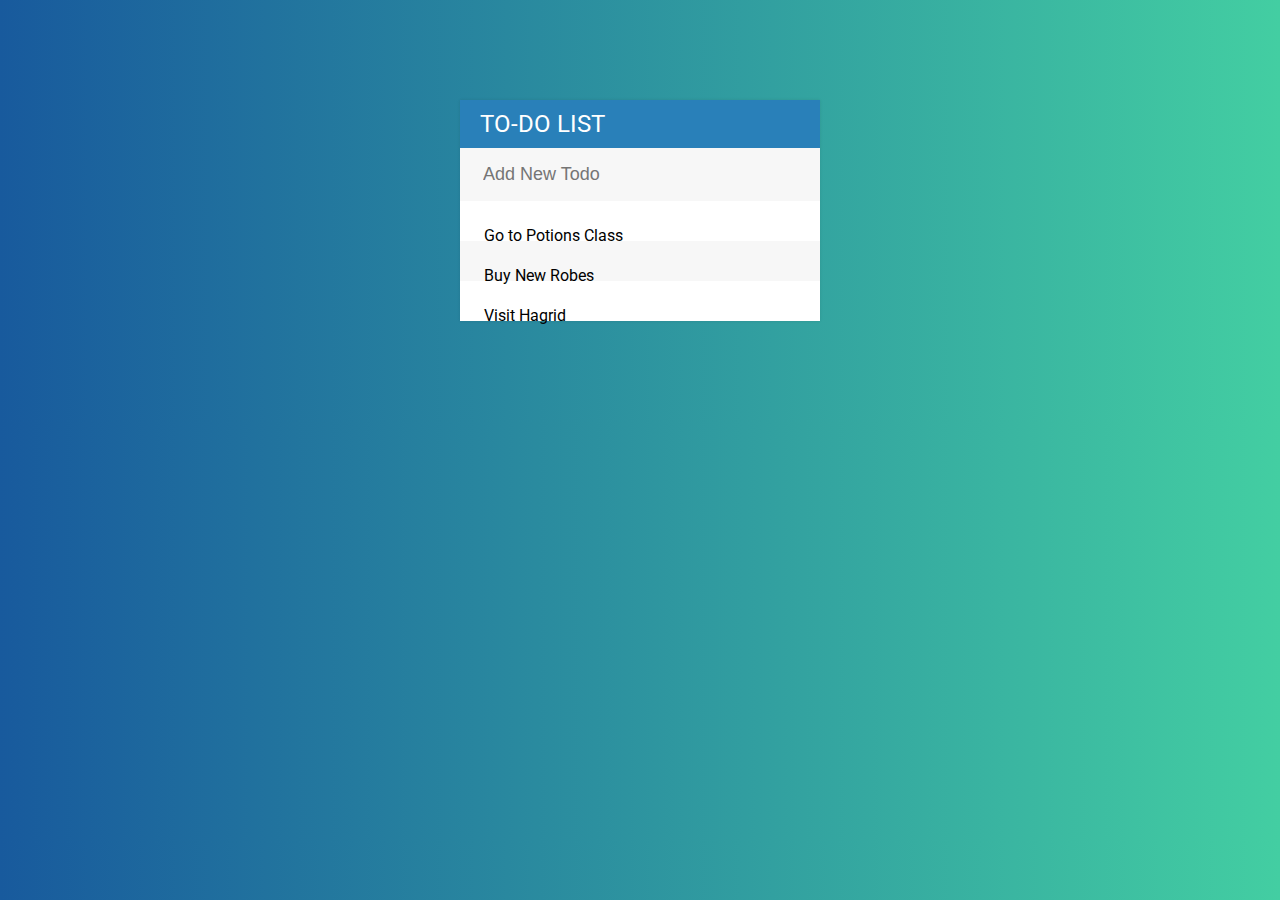
<file: projects/to_do_list_project/index.html>
<!DOCTYPE html>
<html>
<head>
	<title>Todo List</title>
	<script type="text/javascript" src="assets/js/lib/jquery-3.4.1.js"></script>
	<link href="https://fonts.googleapis.com/css?family=Roboto&display=swap" rel="stylesheet">
	<link rel="stylesheet" href="https://use.fontawesome.com/releases/v5.8.2/css/all.css" integrity="sha384-oS3vJWv+0UjzBfQzYUhtDYW+Pj2yciDJxpsK1OYPAYjqT085Qq/1cq5FLXAZQ7Ay" crossorigin="anonymous">
	<link rel="stylesheet" type="text/css" href="assets/css/todos.css">

</head>
<body>	

	<div id="container">
		<h1>To-do List <i class="fa fa-plus" id="btnPlus"></i></h1>
		<input type="text" placeholder="Add New Todo">

		<ul>
			<li><span><i class="fa fa-trash"></i></span> Go to Potions Class</li>
			<li><span><i class="fa fa-trash"></i></span> Buy New Robes</li>
			<li><span><i class="fa fa-trash"></i></span> Visit Hagrid</li>
		</ul>
	</div>

	<script type="text/javascript" src="assets/js/todos.js"></script>
</body>
</html>
</file>
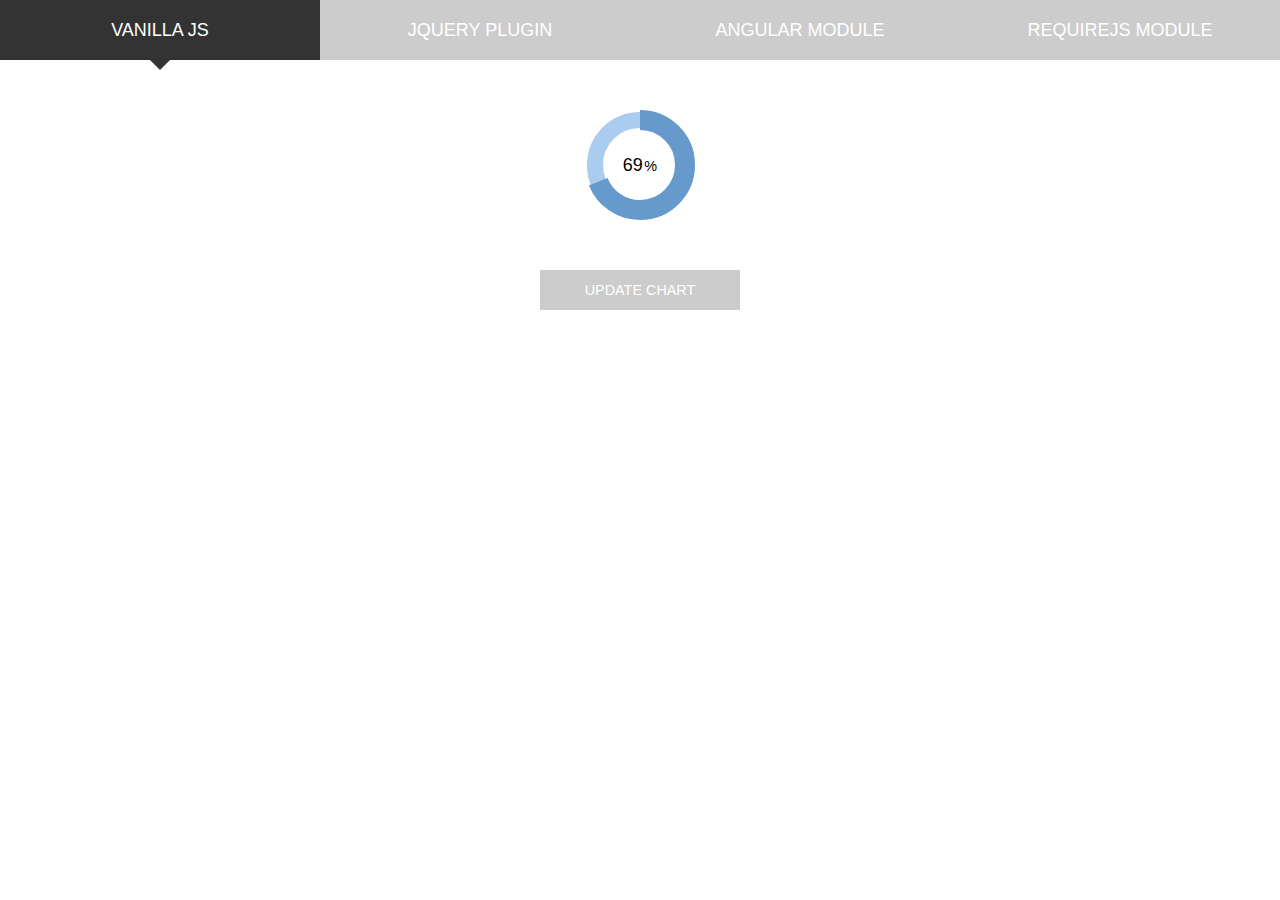
<file: portfolio resources/easy-pie-chart-master/demo/index.html>
<!doctype html>
<html lang="en">
<head>
	<meta charset="UTF-8"/>
	<title>vanilla</title>
	<meta name="viewport" content="width=device-width"/>
	<link rel="stylesheet" href="style.css"/>
</head>
<body>

	<ul>
		<li><a href="index.html" class="active">Vanilla JS</a></li>
		<li><a href="jquery.html">jQuery plugin</a></li>
		<li><a href="angular.html">Angular module</a></li>
		<li><a href="requirejs.html">RequireJS module</a></li>
	</ul>

	<span class="chart" data-percent="86">
		<span class="percent"></span>
	</span>

	<span class="btn js_update">Update chart</span>

	<script src="../dist/easypiechart.js"></script>
	<script>
	document.addEventListener('DOMContentLoaded', function() {
		var chart = window.chart = new EasyPieChart(document.querySelector('span'), {
			easing: 'easeOutElastic',
			delay: 3000,
			barColor: '#69c',
			trackColor: '#ace',
			scaleColor: false,
			lineWidth: 20,
			trackWidth: 16,
			lineCap: 'butt',
			onStep: function(from, to, percent) {
				this.el.children[0].innerHTML = Math.round(percent);
			}
		});

		document.querySelector('.js_update').addEventListener('click', function(e) {
			chart.update(Math.random()*200-100);
		});

	});
	</script>
</body>
</html>
</file>
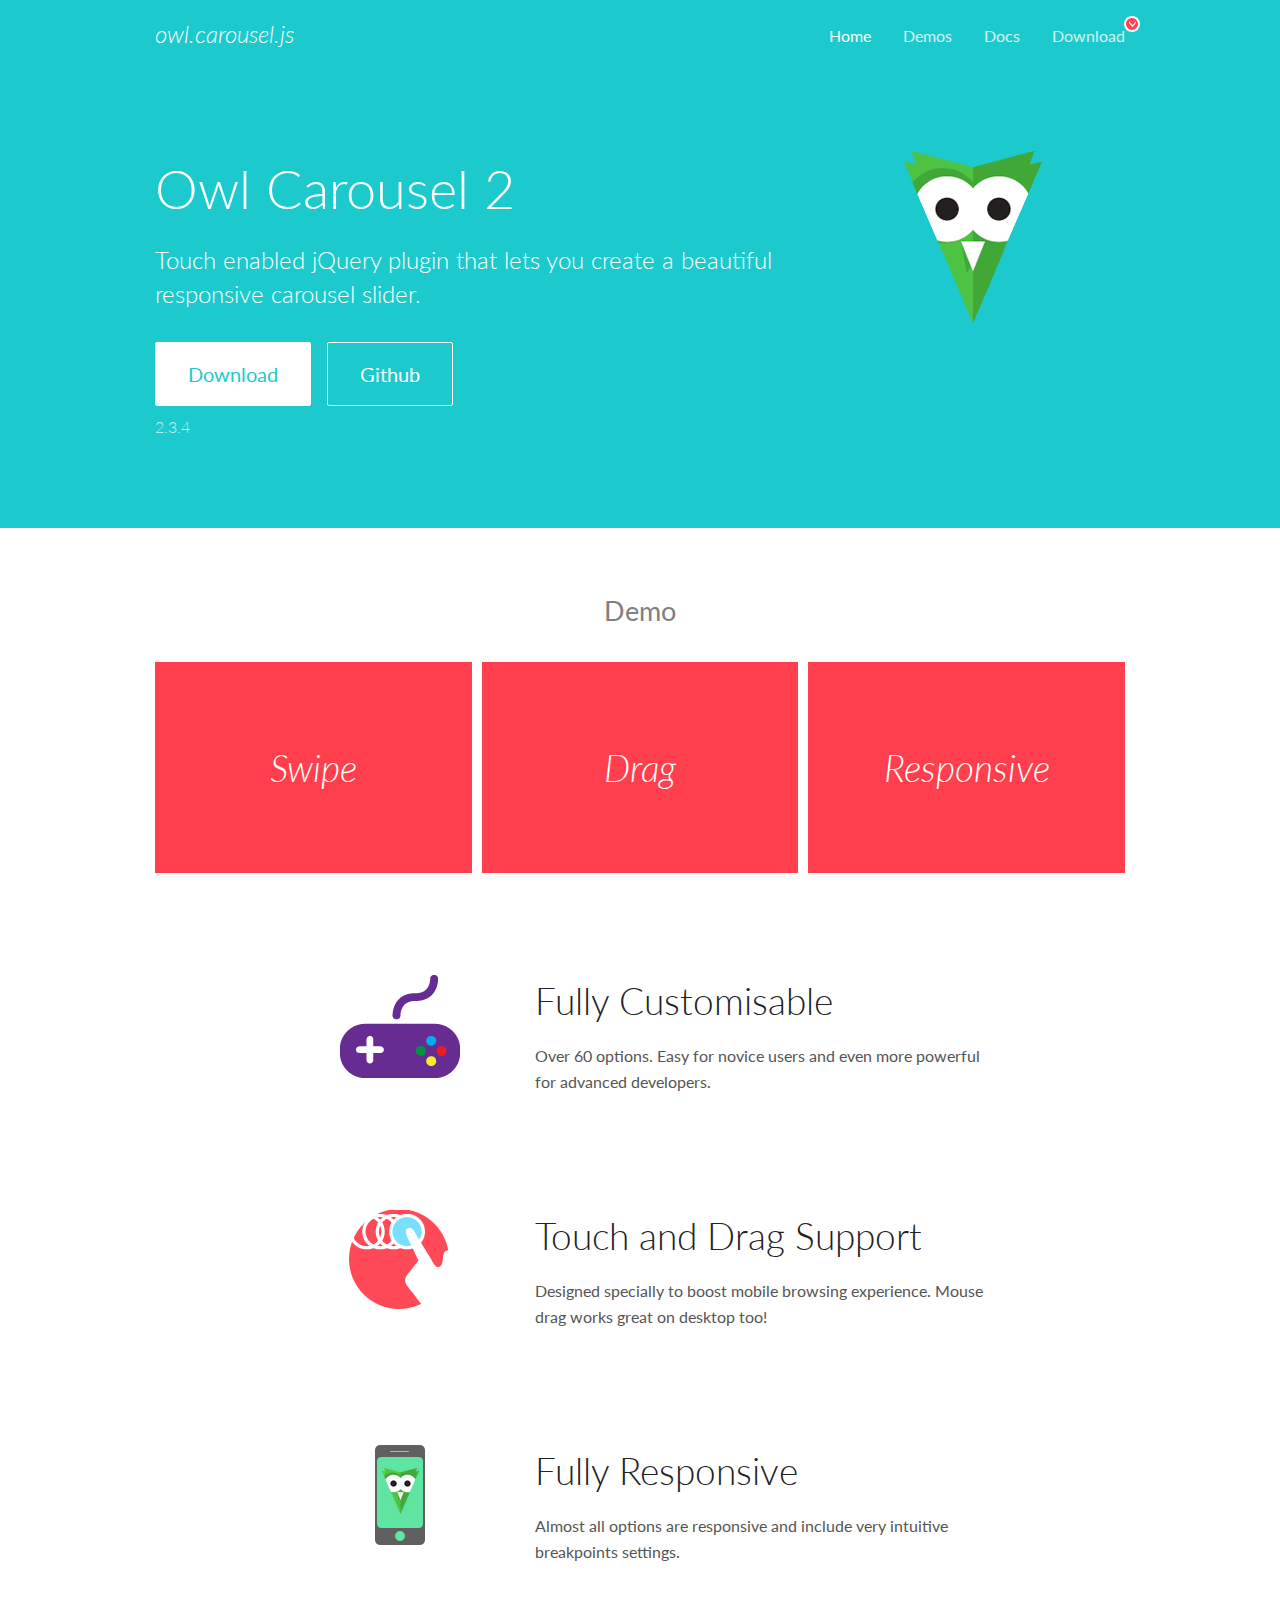
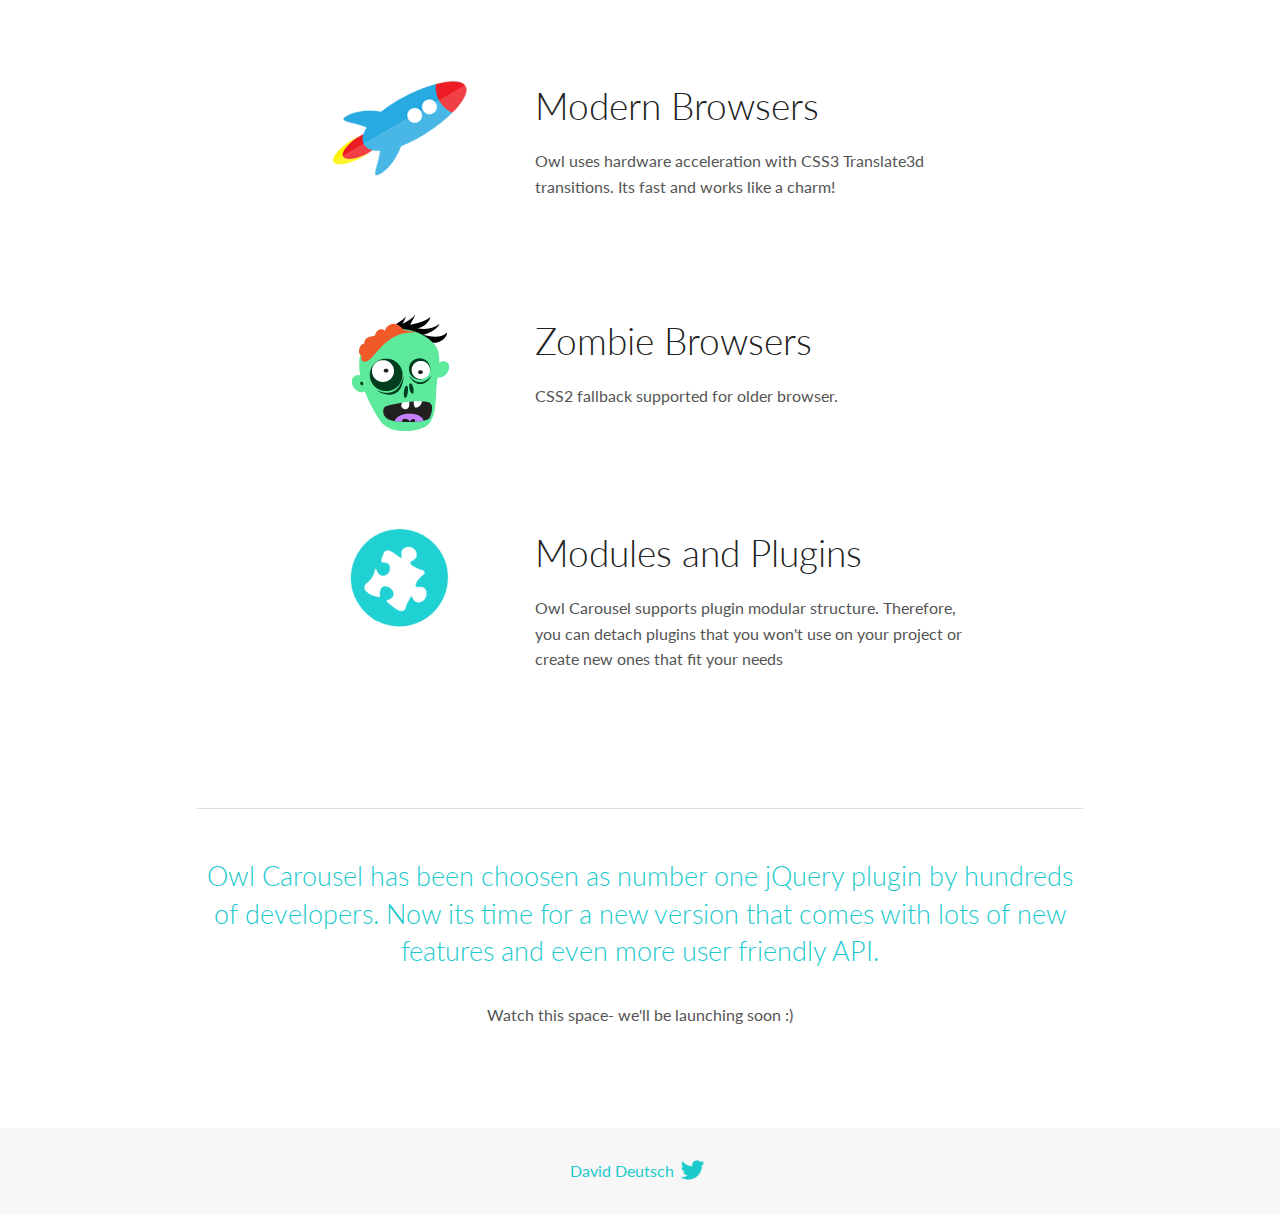
<file: portfolio resources/OwlCarousel2-2.3.4/docs/index.html>
<!DOCTYPE html>
<html lang="en">
  <head>

    <!-- head -->
    <meta charset="utf-8">
    <meta name="msapplication-tap-highlight" content="no" />
    <meta name="viewport" content="width=device-width, initial-scale=1.0" />
    <meta name="description" content="Touch enabled jQuery plugin that lets you create beautiful responsive carousel slider.">
    <meta name="author" content="David Deutsch">
    <title>
      Home | Owl Carousel | 2.3.4
    </title>

    <!-- Stylesheets -->
    <link href='https://fonts.googleapis.com/css?family=Lato:300,400,700,400italic,300italic' rel='stylesheet' type='text/css'>
    <link rel="stylesheet" href="assets/css/docs.theme.min.css">

    <!-- Owl Stylesheets -->
    <link rel="stylesheet" href="assets/owlcarousel/assets/owl.carousel.min.css">
    <link rel="stylesheet" href="assets/owlcarousel/assets/owl.theme.default.min.css">

    <!-- HTML5 shim and Respond.js IE8 support of HTML5 elements and media queries -->

    <!--[if lt IE 9]>
      <script src="https://oss.maxcdn.com/libs/html5shiv/3.7.0/html5shiv.js"></script>
      <script src="https://oss.maxcdn.com/libs/respond.js/1.3.0/respond.min.js"></script>
    <![endif]-->

    <!-- Favicons -->
    <link rel="apple-touch-icon-precomposed" sizes="144x144" href="assets/ico/apple-touch-icon-144-precomposed.png">
    <link rel="shortcut icon" href="assets/ico/favicon.png">
    <link rel="shortcut icon" href="favicon.ico">

    <!-- Yeah i know js should not be in header. Its required for demos.-->

    <!-- javascript -->
    <script src="assets/vendors/jquery.min.js"></script>
    <script src="assets/owlcarousel/owl.carousel.js"></script>
  </head>
  <body>

    <!-- header -->
    <header class="header">
      <div class="row">
        <div class="large-12 columns">
          <div class="brand left">
            <h3>
              <a href="/OwlCarousel2/">owl.carousel.js</a> 
            </h3>
          </div>
          <a id="toggle-nav" class="right">
            <span></span> <span></span> <span></span> 
          </a> 
          <div class="nav-bar">
            <ul class="clearfix">
              <li class="active">
                <a href="/OwlCarousel2/index.html">Home</a> 
              </li>
              <li> <a href="/OwlCarousel2/demos/demos.html">Demos</a>  </li>
              <li> <a href="/OwlCarousel2/docs/started-welcome.html">Docs</a>  </li>
              <li>
                <a href="https://github.com/OwlCarousel2/OwlCarousel2/archive/2.3.4.zip">Download</a> 
                <span class="download"></span> 
              </li>
            </ul>
          </div>
        </div>
      </div>
    </header>

    <!-- home panel -->
    <section id="hero">
      <div class="row">
        <div class="large-8 medium-8 columns">
          <h1>Owl Carousel 2</h1>
          <h4>Touch enabled jQuery plugin that lets you create a beautiful responsive carousel slider.</h4>
          <a href="https://github.com/OwlCarousel2/OwlCarousel2/archive/2.3.4.zip" class="hero-button">Download</a> 
          <a href="https://github.com/OwlCarousel2/OwlCarousel2" class="hero-button outline">Github</a> 
          <p>2.3.4</p>
        </div>
        <div class="large-4 medium-4 columns">
          <img class="owl-logo" src="assets/img/owl-logo.png" alt="mr. Owl">
        </div>
      </div>
    </section>

    <!-- body -->
    <div class="home-demo">
      <div class="row">
        <div class="large-12 columns">
          <h3>Demo</h3>
          <div class="owl-carousel">
            <div class="item">
              <h2>Swipe</h2>
            </div>
            <div class="item">
              <h2>Drag</h2>
            </div>
            <div class="item">
              <h2>Responsive</h2>
            </div>
            <div class="item">
              <h2>CSS3</h2>
            </div>
            <div class="item">
              <h2>Fast</h2>
            </div>
            <div class="item">
              <h2>Easy</h2>
            </div>
            <div class="item">
              <h2>Free</h2>
            </div>
            <div class="item">
              <h2>Upgradable</h2>
            </div>
            <div class="item">
              <h2>Tons of options</h2>
            </div>
            <div class="item">
              <h2>Infinity</h2>
            </div>
            <div class="item">
              <h2>Auto Width</h2>
            </div>
          </div>
        </div>
      </div>
    </div>
    <script>
      var owl = $('.owl-carousel');
      owl.owlCarousel({
        margin: 10,
        loop: true,
        responsive: {
          0: {
            items: 1
          },
          600: {
            items: 2
          },
          1000: {
            items: 3
          }
        }
      })
    </script>

    <!-- features -->
    <div id="features">
      <div class="row">
        <div class="small-12 medium-9 small-centered columns">
          <section class="row feature">
            <div class="medium-4 small-12 columns">
              <img src="assets/img/feature-options.png" alt="">
            </div>
            <div class="medium-8 small-12 columns">
              <h2>Fully Customisable</h2>
              <p>Over 60 options. Easy for novice users and even more powerful for advanced developers.</p>
            </div>
          </section>
          <section class="row feature">
            <div class="medium-4 small-12 columns">
              <img src="assets/img/feature-drag.png" alt="">
            </div>
            <div class="medium-8 small-12 columns">
              <h2>Touch and Drag Support</h2>
              <p>Designed specially to boost mobile browsing experience. Mouse drag works great on desktop too!</p>
            </div>
          </section>
          <section class="row feature">
            <div class="medium-4 small-12 columns">
              <img src="assets/img/feature-responsive.png" alt="">
            </div>
            <div class="medium-8 small-12 columns">
              <h2>Fully Responsive</h2>
              <p>Almost all options are responsive and include very intuitive breakpoints settings.</p>
            </div>
          </section>
          <section class="row feature">
            <div class="medium-4 small-12 columns">
              <img src="assets/img/feature-modern.png" alt="">
            </div>
            <div class="medium-8 small-12 columns">
              <h2>Modern Browsers</h2>
              <p>Owl uses hardware acceleration with CSS3 Translate3d transitions. Its fast and works like a charm! </p>
            </div>
          </section>
          <section class="row feature">
            <div class="medium-4 small-12 columns">
              <img src="assets/img/feature-zombie.png" alt="">
            </div>
            <div class="medium-8 small-12 columns">
              <h2>Zombie Browsers</h2>
              <p>CSS2 fallback supported for older browser.</p>
            </div>
          </section>
          <section class="row feature">
            <div class="medium-4 small-12 columns">
              <img src="assets/img/feature-module.png" alt="">
            </div>
            <div class="medium-8 small-12 columns">
              <h2>Modules and Plugins</h2>
              <p>Owl Carousel supports plugin modular structure. Therefore, you can detach plugins that you won&#x27;t use on your project or create new ones that fit your needs</p>
            </div>
          </section>
        </div>
      </div>
    </div>

    <!-- footer -->
    <section id="teaser-text">
      <div class="row">
        <div class="small-12 medium-11 small-centered columns">
          <hr>
          <h3 id="owl-carousel-has-been-choosen-as-number-one-jquery-plugin-by-hundreds-of-developers-now-its-time-for-a-new-version-that-comes-with-lots-of-new-features-and-even-more-user-friendly-api-">Owl Carousel has been choosen as number one jQuery plugin by hundreds of developers. Now its time for a new version that comes with lots of new features and even more user friendly API.</h3>
          <p>Watch this space- we&#39;ll be launching soon :)</p>
        </div>
      </div>
    </section>

    <!-- footer -->
    <footer class="footer">
      <div class="row">
        <div class="large-12 columns">
          <h5>
            <a href="/OwlCarousel2/docs/support-contact.html">David Deutsch</a> 
            <a id="custom-tweet-button" href="https://twitter.com/share?url=https://github.com/OwlCarousel2/OwlCarousel2&text=Owl Carousel - This is so awesome! " target="_blank"></a> 
          </h5>
        </div>
      </div>
    </footer>

    <!-- vendors -->
    <script src="assets/vendors/highlight.js"></script>
    <script src="assets/js/app.js"></script>
  </body>
</html>
</file>
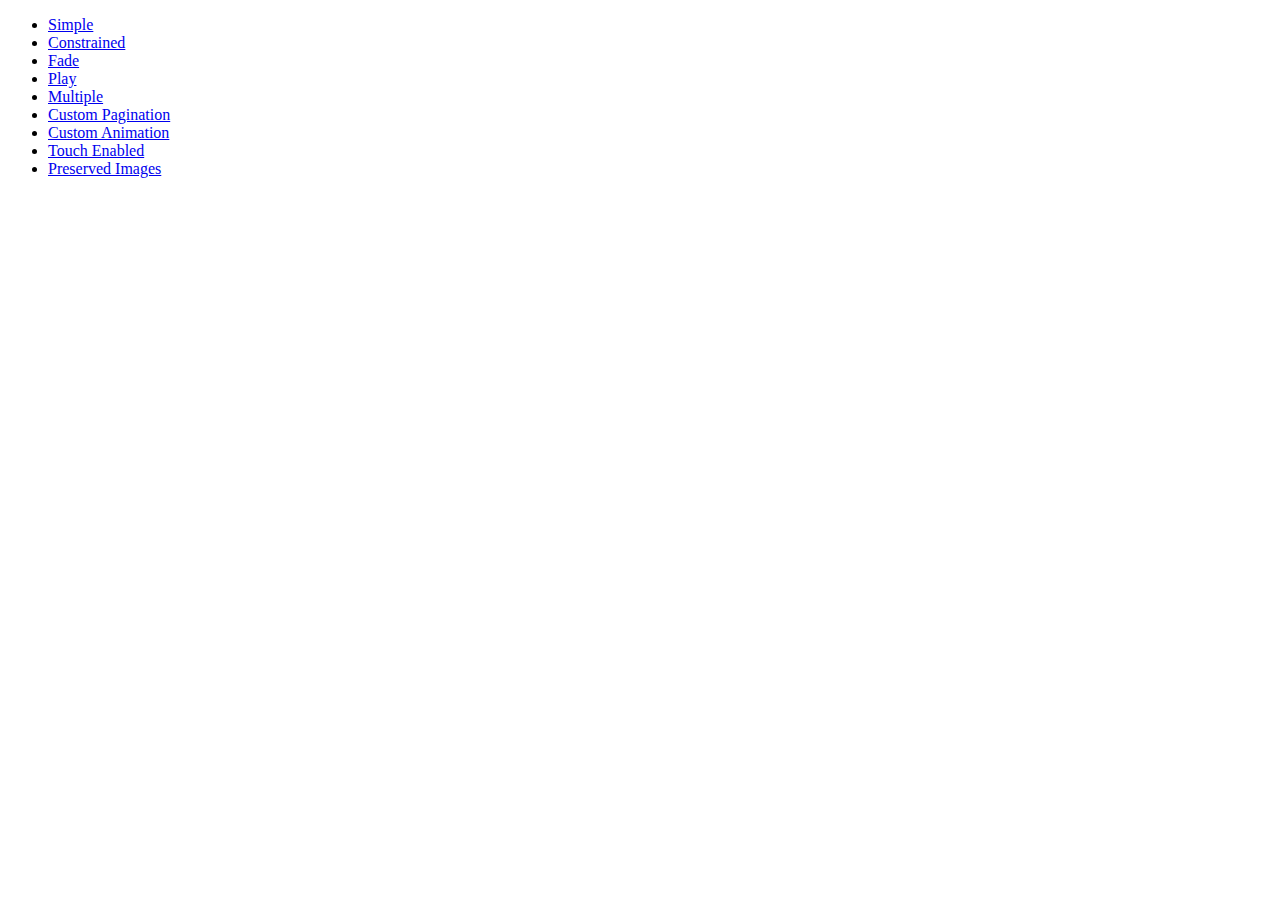
<file: portfolio resources/superslides-0.6-stable/examples/index.html>
<!DOCTYPE html>
<html>
<head>
  <meta charset="utf-8">
  <title>Superslides - A fullscreen slider for jQuery</title>
  <link rel="stylesheet" href="../dist/stylesheets/superslides.css">
</head>
<body>
  <ul>
    <li><a href="simple.html">Simple</a></li>
    <li><a href="constrained.html">Constrained</a></li>
    <li><a href="fade.html">Fade</a></li>
    <li><a href="play.html">Play</a></li>
    <li><a href="multiple.html">Multiple</a></li>
    <li><a href="custom-pagination.html">Custom Pagination</a></li>
    <li><a href="custom-fx.html">Custom Animation</a></li>
    <li><a href="touch.html">Touch Enabled</a></li>
    <li><a href="preserved-images.html">Preserved Images</a></li>
  </ul>
</body>
</html>
</file>
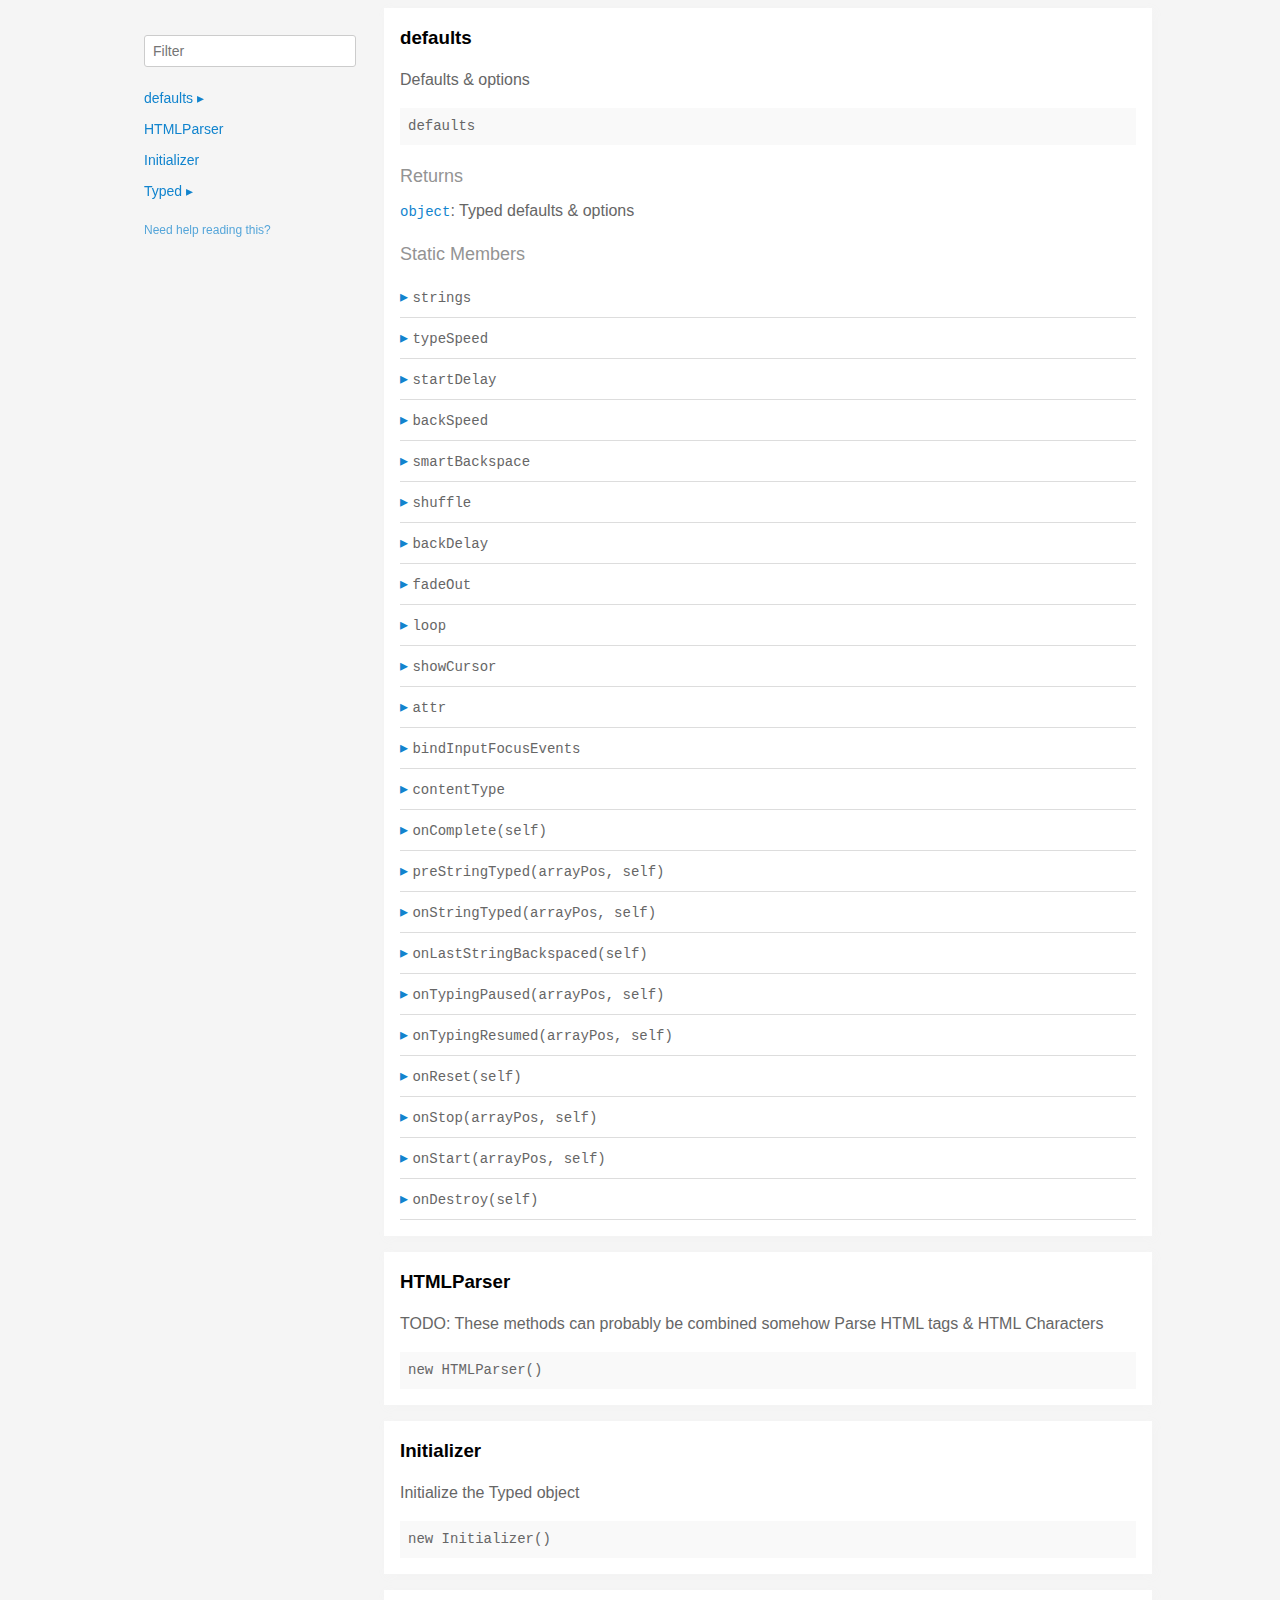
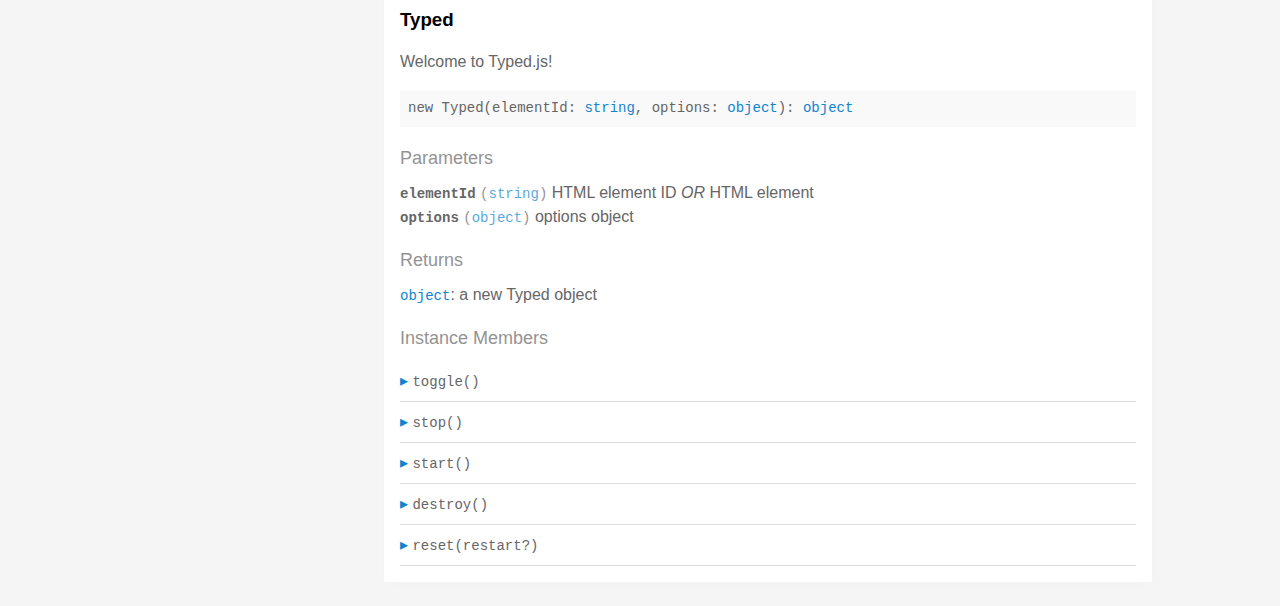
<file: portfolio resources/typed.js-master/docs/index.html>
<!doctype html>
<html>
<head>
  <meta charset='utf-8' />
  <title>  | Documentation</title>
  <meta name='viewport' content='width=device-width,initial-scale=1'>
  <link href='assets/bass.css' type='text/css' rel='stylesheet' />
  <link href='assets/style.css' type='text/css' rel='stylesheet' />
  <link href='assets/github.css' type='text/css' rel='stylesheet' />
</head>
<body class='documentation'>
  <div class='max-width-4 mx-auto'>
    <div class='clearfix md-mxn2'>
      <div class='fixed xs-hide fix-3 overflow-auto max-height-100'>
        <div class='py1 px2'>
          <h3 class='mb0 no-anchor'></h3>
          <div class='mb1'><code></code></div>
          <input
            placeholder='Filter'
            id='filter-input'
            class='col12 block input'
            type='text' />
          <div id='toc'>
            <ul class='list-reset h5 py1-ul'>
              
                
                <li><a
                  href='#defaults'
                  class=" toggle-sibling">
                  defaults
                  <span class='icon'>▸</span>
                </a>
                
                <div class='toggle-target display-none'>
                  
                  <ul class='list-reset py1-ul pl1'>
                    <li class='h5'><span>Static members</span></li>
                    
                      <li><a
                        href='#defaults.strings'
                        class='regular pre-open'>
                        .strings
                      </a></li>
                    
                      <li><a
                        href='#defaults.typeSpeed'
                        class='regular pre-open'>
                        .typeSpeed
                      </a></li>
                    
                      <li><a
                        href='#defaults.startDelay'
                        class='regular pre-open'>
                        .startDelay
                      </a></li>
                    
                      <li><a
                        href='#defaults.backSpeed'
                        class='regular pre-open'>
                        .backSpeed
                      </a></li>
                    
                      <li><a
                        href='#defaults.smartBackspace'
                        class='regular pre-open'>
                        .smartBackspace
                      </a></li>
                    
                      <li><a
                        href='#defaults.shuffle'
                        class='regular pre-open'>
                        .shuffle
                      </a></li>
                    
                      <li><a
                        href='#defaults.backDelay'
                        class='regular pre-open'>
                        .backDelay
                      </a></li>
                    
                      <li><a
                        href='#defaults.fadeOut'
                        class='regular pre-open'>
                        .fadeOut
                      </a></li>
                    
                      <li><a
                        href='#defaults.loop'
                        class='regular pre-open'>
                        .loop
                      </a></li>
                    
                      <li><a
                        href='#defaults.showCursor'
                        class='regular pre-open'>
                        .showCursor
                      </a></li>
                    
                      <li><a
                        href='#defaults.attr'
                        class='regular pre-open'>
                        .attr
                      </a></li>
                    
                      <li><a
                        href='#defaults.bindInputFocusEvents'
                        class='regular pre-open'>
                        .bindInputFocusEvents
                      </a></li>
                    
                      <li><a
                        href='#defaults.contentType'
                        class='regular pre-open'>
                        .contentType
                      </a></li>
                    
                      <li><a
                        href='#defaults.onComplete'
                        class='regular pre-open'>
                        .onComplete
                      </a></li>
                    
                      <li><a
                        href='#defaults.preStringTyped'
                        class='regular pre-open'>
                        .preStringTyped
                      </a></li>
                    
                      <li><a
                        href='#defaults.onStringTyped'
                        class='regular pre-open'>
                        .onStringTyped
                      </a></li>
                    
                      <li><a
                        href='#defaults.onLastStringBackspaced'
                        class='regular pre-open'>
                        .onLastStringBackspaced
                      </a></li>
                    
                      <li><a
                        href='#defaults.onTypingPaused'
                        class='regular pre-open'>
                        .onTypingPaused
                      </a></li>
                    
                      <li><a
                        href='#defaults.onTypingResumed'
                        class='regular pre-open'>
                        .onTypingResumed
                      </a></li>
                    
                      <li><a
                        href='#defaults.onReset'
                        class='regular pre-open'>
                        .onReset
                      </a></li>
                    
                      <li><a
                        href='#defaults.onStop'
                        class='regular pre-open'>
                        .onStop
                      </a></li>
                    
                      <li><a
                        href='#defaults.onStart'
                        class='regular pre-open'>
                        .onStart
                      </a></li>
                    
                      <li><a
                        href='#defaults.onDestroy'
                        class='regular pre-open'>
                        .onDestroy
                      </a></li>
                    
                    </ul>
                  
                  
                  
                </div>
                
                </li>
              
                
                <li><a
                  href='#htmlparser'
                  class="">
                  HTMLParser
                  
                </a>
                
                </li>
              
                
                <li><a
                  href='#initializer'
                  class="">
                  Initializer
                  
                </a>
                
                </li>
              
                
                <li><a
                  href='#typed'
                  class=" toggle-sibling">
                  Typed
                  <span class='icon'>▸</span>
                </a>
                
                <div class='toggle-target display-none'>
                  
                  
                    <ul class='list-reset py1-ul pl1'>
                      <li class='h5'><span>Instance members</span></li>
                      
                      <li><a
                        href='#Typed#toggle'
                        class='regular pre-open'>
                        #toggle
                      </a></li>
                      
                      <li><a
                        href='#Typed#stop'
                        class='regular pre-open'>
                        #stop
                      </a></li>
                      
                      <li><a
                        href='#Typed#start'
                        class='regular pre-open'>
                        #start
                      </a></li>
                      
                      <li><a
                        href='#Typed#destroy'
                        class='regular pre-open'>
                        #destroy
                      </a></li>
                      
                      <li><a
                        href='#Typed#reset'
                        class='regular pre-open'>
                        #reset
                      </a></li>
                      
                    </ul>
                  
                  
                </div>
                
                </li>
              
            </ul>
          </div>
          <div class='mt1 h6 quiet'>
            <a href='http://documentation.js.org/reading-documentation.html'>Need help reading this?</a>
          </div>
        </div>
      </div>
      <div class='fix-margin-3'>
        
          
            <section class='p2 mb2 clearfix bg-white minishadow'>

  
  <div class='clearfix'>
    
    <h3 class='fl m0' id='defaults'>
      defaults
    </h3>
    
    
  </div>
  

  <p>Defaults &#x26; options</p>


  <div class='pre p1 fill-light mt0'>defaults</div>
  
  

  
  
  
  
  

  

  

  
    
      <div class='py1 quiet mt1 prose-big'>Returns</div>
      <code><a href="https://developer.mozilla.org/en-US/docs/Web/JavaScript/Reference/Global_Objects/Object">object</a></code>:
        Typed defaults &#x26; options

      
    
  

  

  

  
    <div class='py1 quiet mt1 prose-big'>Static Members</div>
    <div class="clearfix">
  
    <div class='border-bottom' id='defaults.strings'>
      <div class="clearfix small pointer toggle-sibling">
        <div class="py1 contain">
            <a class='icon pin-right py1 dark-link caret-right'>▸</a>
            <span class='code strong strong truncate'>strings</span>
        </div>
      </div>
      <div class="clearfix display-none toggle-target">
        <section class='p2 mb2 clearfix bg-white minishadow'>

  

  

  <div class='pre p1 fill-light mt0'>strings</div>
  
  

  
  
  
  
  

  

  
    <div class='py1 quiet mt1 prose-big'>Properties</div>
    <div>
      
        <div class='space-bottom0'>
          <span class='code bold'>strings</span> <code class='quiet'>(<a href="https://developer.mozilla.org/en-US/docs/Web/JavaScript/Reference/Global_Objects/Array">array</a>)</code>
          : strings to be typed

          
        </div>
      
        <div class='space-bottom0'>
          <span class='code bold'>stringsElement</span> <code class='quiet'>(<a href="https://developer.mozilla.org/en-US/docs/Web/JavaScript/Reference/Global_Objects/String">string</a>)</code>
          : ID of element containing string children

          
        </div>
      
    </div>
  

  

  

  

  

  

  
</section>

      </div>
    </div>
  
    <div class='border-bottom' id='defaults.typeSpeed'>
      <div class="clearfix small pointer toggle-sibling">
        <div class="py1 contain">
            <a class='icon pin-right py1 dark-link caret-right'>▸</a>
            <span class='code strong strong truncate'>typeSpeed</span>
        </div>
      </div>
      <div class="clearfix display-none toggle-target">
        <section class='p2 mb2 clearfix bg-white minishadow'>

  

  

  <div class='pre p1 fill-light mt0'>typeSpeed</div>
  
  

  
  
  
  
  

  

  
    <div class='py1 quiet mt1 prose-big'>Properties</div>
    <div>
      
        <div class='space-bottom0'>
          <span class='code bold'>typeSpeed</span> <code class='quiet'>(<a href="https://developer.mozilla.org/en-US/docs/Web/JavaScript/Reference/Global_Objects/Number">number</a>)</code>
          : type speed in milliseconds

          
        </div>
      
    </div>
  

  

  

  

  

  

  
</section>

      </div>
    </div>
  
    <div class='border-bottom' id='defaults.startDelay'>
      <div class="clearfix small pointer toggle-sibling">
        <div class="py1 contain">
            <a class='icon pin-right py1 dark-link caret-right'>▸</a>
            <span class='code strong strong truncate'>startDelay</span>
        </div>
      </div>
      <div class="clearfix display-none toggle-target">
        <section class='p2 mb2 clearfix bg-white minishadow'>

  

  

  <div class='pre p1 fill-light mt0'>startDelay</div>
  
  

  
  
  
  
  

  

  
    <div class='py1 quiet mt1 prose-big'>Properties</div>
    <div>
      
        <div class='space-bottom0'>
          <span class='code bold'>startDelay</span> <code class='quiet'>(<a href="https://developer.mozilla.org/en-US/docs/Web/JavaScript/Reference/Global_Objects/Number">number</a>)</code>
          : time before typing starts in milliseconds

          
        </div>
      
    </div>
  

  

  

  

  

  

  
</section>

      </div>
    </div>
  
    <div class='border-bottom' id='defaults.backSpeed'>
      <div class="clearfix small pointer toggle-sibling">
        <div class="py1 contain">
            <a class='icon pin-right py1 dark-link caret-right'>▸</a>
            <span class='code strong strong truncate'>backSpeed</span>
        </div>
      </div>
      <div class="clearfix display-none toggle-target">
        <section class='p2 mb2 clearfix bg-white minishadow'>

  

  

  <div class='pre p1 fill-light mt0'>backSpeed</div>
  
  

  
  
  
  
  

  

  
    <div class='py1 quiet mt1 prose-big'>Properties</div>
    <div>
      
        <div class='space-bottom0'>
          <span class='code bold'>backSpeed</span> <code class='quiet'>(<a href="https://developer.mozilla.org/en-US/docs/Web/JavaScript/Reference/Global_Objects/Number">number</a>)</code>
          : backspacing speed in milliseconds

          
        </div>
      
    </div>
  

  

  

  

  

  

  
</section>

      </div>
    </div>
  
    <div class='border-bottom' id='defaults.smartBackspace'>
      <div class="clearfix small pointer toggle-sibling">
        <div class="py1 contain">
            <a class='icon pin-right py1 dark-link caret-right'>▸</a>
            <span class='code strong strong truncate'>smartBackspace</span>
        </div>
      </div>
      <div class="clearfix display-none toggle-target">
        <section class='p2 mb2 clearfix bg-white minishadow'>

  

  

  <div class='pre p1 fill-light mt0'>smartBackspace</div>
  
  

  
  
  
  
  

  

  
    <div class='py1 quiet mt1 prose-big'>Properties</div>
    <div>
      
        <div class='space-bottom0'>
          <span class='code bold'>smartBackspace</span> <code class='quiet'>(<a href="https://developer.mozilla.org/en-US/docs/Web/JavaScript/Reference/Global_Objects/Boolean">boolean</a>)</code>
          : only backspace what doesn't match the previous string

          
        </div>
      
    </div>
  

  

  

  

  

  

  
</section>

      </div>
    </div>
  
    <div class='border-bottom' id='defaults.shuffle'>
      <div class="clearfix small pointer toggle-sibling">
        <div class="py1 contain">
            <a class='icon pin-right py1 dark-link caret-right'>▸</a>
            <span class='code strong strong truncate'>shuffle</span>
        </div>
      </div>
      <div class="clearfix display-none toggle-target">
        <section class='p2 mb2 clearfix bg-white minishadow'>

  

  

  <div class='pre p1 fill-light mt0'>shuffle</div>
  
  

  
  
  
  
  

  

  
    <div class='py1 quiet mt1 prose-big'>Properties</div>
    <div>
      
        <div class='space-bottom0'>
          <span class='code bold'>shuffle</span> <code class='quiet'>(<a href="https://developer.mozilla.org/en-US/docs/Web/JavaScript/Reference/Global_Objects/Boolean">boolean</a>)</code>
          : shuffle the strings

          
        </div>
      
    </div>
  

  

  

  

  

  

  
</section>

      </div>
    </div>
  
    <div class='border-bottom' id='defaults.backDelay'>
      <div class="clearfix small pointer toggle-sibling">
        <div class="py1 contain">
            <a class='icon pin-right py1 dark-link caret-right'>▸</a>
            <span class='code strong strong truncate'>backDelay</span>
        </div>
      </div>
      <div class="clearfix display-none toggle-target">
        <section class='p2 mb2 clearfix bg-white minishadow'>

  

  

  <div class='pre p1 fill-light mt0'>backDelay</div>
  
  

  
  
  
  
  

  

  
    <div class='py1 quiet mt1 prose-big'>Properties</div>
    <div>
      
        <div class='space-bottom0'>
          <span class='code bold'>backDelay</span> <code class='quiet'>(<a href="https://developer.mozilla.org/en-US/docs/Web/JavaScript/Reference/Global_Objects/Number">number</a>)</code>
          : time before backspacing in milliseconds

          
        </div>
      
    </div>
  

  

  

  

  

  

  
</section>

      </div>
    </div>
  
    <div class='border-bottom' id='defaults.fadeOut'>
      <div class="clearfix small pointer toggle-sibling">
        <div class="py1 contain">
            <a class='icon pin-right py1 dark-link caret-right'>▸</a>
            <span class='code strong strong truncate'>fadeOut</span>
        </div>
      </div>
      <div class="clearfix display-none toggle-target">
        <section class='p2 mb2 clearfix bg-white minishadow'>

  

  

  <div class='pre p1 fill-light mt0'>fadeOut</div>
  
  

  
  
  
  
  

  

  
    <div class='py1 quiet mt1 prose-big'>Properties</div>
    <div>
      
        <div class='space-bottom0'>
          <span class='code bold'>fadeOut</span> <code class='quiet'>(<a href="https://developer.mozilla.org/en-US/docs/Web/JavaScript/Reference/Global_Objects/Boolean">boolean</a>)</code>
          : Fade out instead of backspace

          
        </div>
      
        <div class='space-bottom0'>
          <span class='code bold'>fadeOutClass</span> <code class='quiet'>(<a href="https://developer.mozilla.org/en-US/docs/Web/JavaScript/Reference/Global_Objects/String">string</a>)</code>
          : css class for fade animation

          
        </div>
      
        <div class='space-bottom0'>
          <span class='code bold'>fadeOutDelay</span> <code class='quiet'>(<a href="https://developer.mozilla.org/en-US/docs/Web/JavaScript/Reference/Global_Objects/Boolean">boolean</a>)</code>
          : Fade out delay in milliseconds

          
        </div>
      
    </div>
  

  

  

  

  

  

  
</section>

      </div>
    </div>
  
    <div class='border-bottom' id='defaults.loop'>
      <div class="clearfix small pointer toggle-sibling">
        <div class="py1 contain">
            <a class='icon pin-right py1 dark-link caret-right'>▸</a>
            <span class='code strong strong truncate'>loop</span>
        </div>
      </div>
      <div class="clearfix display-none toggle-target">
        <section class='p2 mb2 clearfix bg-white minishadow'>

  

  

  <div class='pre p1 fill-light mt0'>loop</div>
  
  

  
  
  
  
  

  

  
    <div class='py1 quiet mt1 prose-big'>Properties</div>
    <div>
      
        <div class='space-bottom0'>
          <span class='code bold'>loop</span> <code class='quiet'>(<a href="https://developer.mozilla.org/en-US/docs/Web/JavaScript/Reference/Global_Objects/Boolean">boolean</a>)</code>
          : loop strings

          
        </div>
      
        <div class='space-bottom0'>
          <span class='code bold'>loopCount</span> <code class='quiet'>(<a href="https://developer.mozilla.org/en-US/docs/Web/JavaScript/Reference/Global_Objects/Number">number</a>)</code>
          : amount of loops

          
        </div>
      
    </div>
  

  

  

  

  

  

  
</section>

      </div>
    </div>
  
    <div class='border-bottom' id='defaults.showCursor'>
      <div class="clearfix small pointer toggle-sibling">
        <div class="py1 contain">
            <a class='icon pin-right py1 dark-link caret-right'>▸</a>
            <span class='code strong strong truncate'>showCursor</span>
        </div>
      </div>
      <div class="clearfix display-none toggle-target">
        <section class='p2 mb2 clearfix bg-white minishadow'>

  

  

  <div class='pre p1 fill-light mt0'>showCursor</div>
  
  

  
  
  
  
  

  

  
    <div class='py1 quiet mt1 prose-big'>Properties</div>
    <div>
      
        <div class='space-bottom0'>
          <span class='code bold'>showCursor</span> <code class='quiet'>(<a href="https://developer.mozilla.org/en-US/docs/Web/JavaScript/Reference/Global_Objects/Boolean">boolean</a>)</code>
          : show cursor

          
        </div>
      
        <div class='space-bottom0'>
          <span class='code bold'>cursorChar</span> <code class='quiet'>(<a href="https://developer.mozilla.org/en-US/docs/Web/JavaScript/Reference/Global_Objects/String">string</a>)</code>
          : character for cursor

          
        </div>
      
        <div class='space-bottom0'>
          <span class='code bold'>autoInsertCss</span> <code class='quiet'>(<a href="https://developer.mozilla.org/en-US/docs/Web/JavaScript/Reference/Global_Objects/Boolean">boolean</a>)</code>
          : insert CSS for cursor and fadeOut into HTML 
<head>

          
        </div>
      
    </div>
  

  

  

  

  

  

  
</section>

      </div>
    </div>
  
    <div class='border-bottom' id='defaults.attr'>
      <div class="clearfix small pointer toggle-sibling">
        <div class="py1 contain">
            <a class='icon pin-right py1 dark-link caret-right'>▸</a>
            <span class='code strong strong truncate'>attr</span>
        </div>
      </div>
      <div class="clearfix display-none toggle-target">
        <section class='p2 mb2 clearfix bg-white minishadow'>

  

  

  <div class='pre p1 fill-light mt0'>attr</div>
  
  

  
  
  
  
  

  

  
    <div class='py1 quiet mt1 prose-big'>Properties</div>
    <div>
      
        <div class='space-bottom0'>
          <span class='code bold'>attr</span> <code class='quiet'>(<a href="https://developer.mozilla.org/en-US/docs/Web/JavaScript/Reference/Global_Objects/String">string</a>)</code>
          : attribute for typing
Ex: input placeholder, value, or just HTML text

          
        </div>
      
    </div>
  

  

  

  

  

  

  
</section>

      </div>
    </div>
  
    <div class='border-bottom' id='defaults.bindInputFocusEvents'>
      <div class="clearfix small pointer toggle-sibling">
        <div class="py1 contain">
            <a class='icon pin-right py1 dark-link caret-right'>▸</a>
            <span class='code strong strong truncate'>bindInputFocusEvents</span>
        </div>
      </div>
      <div class="clearfix display-none toggle-target">
        <section class='p2 mb2 clearfix bg-white minishadow'>

  

  

  <div class='pre p1 fill-light mt0'>bindInputFocusEvents</div>
  
  

  
  
  
  
  

  

  
    <div class='py1 quiet mt1 prose-big'>Properties</div>
    <div>
      
        <div class='space-bottom0'>
          <span class='code bold'>bindInputFocusEvents</span> <code class='quiet'>(<a href="https://developer.mozilla.org/en-US/docs/Web/JavaScript/Reference/Global_Objects/Boolean">boolean</a>)</code>
          : bind to focus and blur if el is text input

          
        </div>
      
    </div>
  

  

  

  

  

  

  
</section>

      </div>
    </div>
  
    <div class='border-bottom' id='defaults.contentType'>
      <div class="clearfix small pointer toggle-sibling">
        <div class="py1 contain">
            <a class='icon pin-right py1 dark-link caret-right'>▸</a>
            <span class='code strong strong truncate'>contentType</span>
        </div>
      </div>
      <div class="clearfix display-none toggle-target">
        <section class='p2 mb2 clearfix bg-white minishadow'>

  

  

  <div class='pre p1 fill-light mt0'>contentType</div>
  
  

  
  
  
  
  

  

  
    <div class='py1 quiet mt1 prose-big'>Properties</div>
    <div>
      
        <div class='space-bottom0'>
          <span class='code bold'>contentType</span> <code class='quiet'>(<a href="https://developer.mozilla.org/en-US/docs/Web/JavaScript/Reference/Global_Objects/String">string</a>)</code>
          : 'html' or 'null' for plaintext

          
        </div>
      
    </div>
  

  

  

  

  

  

  
</section>

      </div>
    </div>
  
    <div class='border-bottom' id='defaults.onComplete'>
      <div class="clearfix small pointer toggle-sibling">
        <div class="py1 contain">
            <a class='icon pin-right py1 dark-link caret-right'>▸</a>
            <span class='code strong strong truncate'>onComplete(self)</span>
        </div>
      </div>
      <div class="clearfix display-none toggle-target">
        <section class='p2 mb2 clearfix bg-white minishadow'>

  

  <p>All typing is complete</p>


  <div class='pre p1 fill-light mt0'>onComplete(self: <a href="#typed">Typed</a>)</div>
  
  

  
  
  
  
  

  
    <div class='py1 quiet mt1 prose-big'>Parameters</div>
    <div class='prose'>
      
        <div class='space-bottom0'>
          <div>
            <span class='code bold'>self</span> <code class='quiet'>(<a href="#typed">Typed</a>)</code>
	    
          </div>
          
        </div>
      
    </div>
  

  

  

  

  

  

  

  
</section>

      </div>
    </div>
  
    <div class='border-bottom' id='defaults.preStringTyped'>
      <div class="clearfix small pointer toggle-sibling">
        <div class="py1 contain">
            <a class='icon pin-right py1 dark-link caret-right'>▸</a>
            <span class='code strong strong truncate'>preStringTyped(arrayPos, self)</span>
        </div>
      </div>
      <div class="clearfix display-none toggle-target">
        <section class='p2 mb2 clearfix bg-white minishadow'>

  

  <p>Before each string is typed</p>


  <div class='pre p1 fill-light mt0'>preStringTyped(arrayPos: <a href="https://developer.mozilla.org/en-US/docs/Web/JavaScript/Reference/Global_Objects/Number">number</a>, self: <a href="#typed">Typed</a>)</div>
  
  

  
  
  
  
  

  
    <div class='py1 quiet mt1 prose-big'>Parameters</div>
    <div class='prose'>
      
        <div class='space-bottom0'>
          <div>
            <span class='code bold'>arrayPos</span> <code class='quiet'>(<a href="https://developer.mozilla.org/en-US/docs/Web/JavaScript/Reference/Global_Objects/Number">number</a>)</code>
	    
          </div>
          
        </div>
      
        <div class='space-bottom0'>
          <div>
            <span class='code bold'>self</span> <code class='quiet'>(<a href="#typed">Typed</a>)</code>
	    
          </div>
          
        </div>
      
    </div>
  

  

  

  

  

  

  

  
</section>

      </div>
    </div>
  
    <div class='border-bottom' id='defaults.onStringTyped'>
      <div class="clearfix small pointer toggle-sibling">
        <div class="py1 contain">
            <a class='icon pin-right py1 dark-link caret-right'>▸</a>
            <span class='code strong strong truncate'>onStringTyped(arrayPos, self)</span>
        </div>
      </div>
      <div class="clearfix display-none toggle-target">
        <section class='p2 mb2 clearfix bg-white minishadow'>

  

  <p>After each string is typed</p>


  <div class='pre p1 fill-light mt0'>onStringTyped(arrayPos: <a href="https://developer.mozilla.org/en-US/docs/Web/JavaScript/Reference/Global_Objects/Number">number</a>, self: <a href="#typed">Typed</a>)</div>
  
  

  
  
  
  
  

  
    <div class='py1 quiet mt1 prose-big'>Parameters</div>
    <div class='prose'>
      
        <div class='space-bottom0'>
          <div>
            <span class='code bold'>arrayPos</span> <code class='quiet'>(<a href="https://developer.mozilla.org/en-US/docs/Web/JavaScript/Reference/Global_Objects/Number">number</a>)</code>
	    
          </div>
          
        </div>
      
        <div class='space-bottom0'>
          <div>
            <span class='code bold'>self</span> <code class='quiet'>(<a href="#typed">Typed</a>)</code>
	    
          </div>
          
        </div>
      
    </div>
  

  

  

  

  

  

  

  
</section>

      </div>
    </div>
  
    <div class='border-bottom' id='defaults.onLastStringBackspaced'>
      <div class="clearfix small pointer toggle-sibling">
        <div class="py1 contain">
            <a class='icon pin-right py1 dark-link caret-right'>▸</a>
            <span class='code strong strong truncate'>onLastStringBackspaced(self)</span>
        </div>
      </div>
      <div class="clearfix display-none toggle-target">
        <section class='p2 mb2 clearfix bg-white minishadow'>

  

  <p>During looping, after last string is typed</p>


  <div class='pre p1 fill-light mt0'>onLastStringBackspaced(self: <a href="#typed">Typed</a>)</div>
  
  

  
  
  
  
  

  
    <div class='py1 quiet mt1 prose-big'>Parameters</div>
    <div class='prose'>
      
        <div class='space-bottom0'>
          <div>
            <span class='code bold'>self</span> <code class='quiet'>(<a href="#typed">Typed</a>)</code>
	    
          </div>
          
        </div>
      
    </div>
  

  

  

  

  

  

  

  
</section>

      </div>
    </div>
  
    <div class='border-bottom' id='defaults.onTypingPaused'>
      <div class="clearfix small pointer toggle-sibling">
        <div class="py1 contain">
            <a class='icon pin-right py1 dark-link caret-right'>▸</a>
            <span class='code strong strong truncate'>onTypingPaused(arrayPos, self)</span>
        </div>
      </div>
      <div class="clearfix display-none toggle-target">
        <section class='p2 mb2 clearfix bg-white minishadow'>

  

  <p>Typing has been stopped</p>


  <div class='pre p1 fill-light mt0'>onTypingPaused(arrayPos: <a href="https://developer.mozilla.org/en-US/docs/Web/JavaScript/Reference/Global_Objects/Number">number</a>, self: <a href="#typed">Typed</a>)</div>
  
  

  
  
  
  
  

  
    <div class='py1 quiet mt1 prose-big'>Parameters</div>
    <div class='prose'>
      
        <div class='space-bottom0'>
          <div>
            <span class='code bold'>arrayPos</span> <code class='quiet'>(<a href="https://developer.mozilla.org/en-US/docs/Web/JavaScript/Reference/Global_Objects/Number">number</a>)</code>
	    
          </div>
          
        </div>
      
        <div class='space-bottom0'>
          <div>
            <span class='code bold'>self</span> <code class='quiet'>(<a href="#typed">Typed</a>)</code>
	    
          </div>
          
        </div>
      
    </div>
  

  

  

  

  

  

  

  
</section>

      </div>
    </div>
  
    <div class='border-bottom' id='defaults.onTypingResumed'>
      <div class="clearfix small pointer toggle-sibling">
        <div class="py1 contain">
            <a class='icon pin-right py1 dark-link caret-right'>▸</a>
            <span class='code strong strong truncate'>onTypingResumed(arrayPos, self)</span>
        </div>
      </div>
      <div class="clearfix display-none toggle-target">
        <section class='p2 mb2 clearfix bg-white minishadow'>

  

  <p>Typing has been started after being stopped</p>


  <div class='pre p1 fill-light mt0'>onTypingResumed(arrayPos: <a href="https://developer.mozilla.org/en-US/docs/Web/JavaScript/Reference/Global_Objects/Number">number</a>, self: <a href="#typed">Typed</a>)</div>
  
  

  
  
  
  
  

  
    <div class='py1 quiet mt1 prose-big'>Parameters</div>
    <div class='prose'>
      
        <div class='space-bottom0'>
          <div>
            <span class='code bold'>arrayPos</span> <code class='quiet'>(<a href="https://developer.mozilla.org/en-US/docs/Web/JavaScript/Reference/Global_Objects/Number">number</a>)</code>
	    
          </div>
          
        </div>
      
        <div class='space-bottom0'>
          <div>
            <span class='code bold'>self</span> <code class='quiet'>(<a href="#typed">Typed</a>)</code>
	    
          </div>
          
        </div>
      
    </div>
  

  

  

  

  

  

  

  
</section>

      </div>
    </div>
  
    <div class='border-bottom' id='defaults.onReset'>
      <div class="clearfix small pointer toggle-sibling">
        <div class="py1 contain">
            <a class='icon pin-right py1 dark-link caret-right'>▸</a>
            <span class='code strong strong truncate'>onReset(self)</span>
        </div>
      </div>
      <div class="clearfix display-none toggle-target">
        <section class='p2 mb2 clearfix bg-white minishadow'>

  

  <p>After reset</p>


  <div class='pre p1 fill-light mt0'>onReset(self: <a href="#typed">Typed</a>)</div>
  
  

  
  
  
  
  

  
    <div class='py1 quiet mt1 prose-big'>Parameters</div>
    <div class='prose'>
      
        <div class='space-bottom0'>
          <div>
            <span class='code bold'>self</span> <code class='quiet'>(<a href="#typed">Typed</a>)</code>
	    
          </div>
          
        </div>
      
    </div>
  

  

  

  

  

  

  

  
</section>

      </div>
    </div>
  
    <div class='border-bottom' id='defaults.onStop'>
      <div class="clearfix small pointer toggle-sibling">
        <div class="py1 contain">
            <a class='icon pin-right py1 dark-link caret-right'>▸</a>
            <span class='code strong strong truncate'>onStop(arrayPos, self)</span>
        </div>
      </div>
      <div class="clearfix display-none toggle-target">
        <section class='p2 mb2 clearfix bg-white minishadow'>

  

  <p>After stop</p>


  <div class='pre p1 fill-light mt0'>onStop(arrayPos: <a href="https://developer.mozilla.org/en-US/docs/Web/JavaScript/Reference/Global_Objects/Number">number</a>, self: <a href="#typed">Typed</a>)</div>
  
  

  
  
  
  
  

  
    <div class='py1 quiet mt1 prose-big'>Parameters</div>
    <div class='prose'>
      
        <div class='space-bottom0'>
          <div>
            <span class='code bold'>arrayPos</span> <code class='quiet'>(<a href="https://developer.mozilla.org/en-US/docs/Web/JavaScript/Reference/Global_Objects/Number">number</a>)</code>
	    
          </div>
          
        </div>
      
        <div class='space-bottom0'>
          <div>
            <span class='code bold'>self</span> <code class='quiet'>(<a href="#typed">Typed</a>)</code>
	    
          </div>
          
        </div>
      
    </div>
  

  

  

  

  

  

  

  
</section>

      </div>
    </div>
  
    <div class='border-bottom' id='defaults.onStart'>
      <div class="clearfix small pointer toggle-sibling">
        <div class="py1 contain">
            <a class='icon pin-right py1 dark-link caret-right'>▸</a>
            <span class='code strong strong truncate'>onStart(arrayPos, self)</span>
        </div>
      </div>
      <div class="clearfix display-none toggle-target">
        <section class='p2 mb2 clearfix bg-white minishadow'>

  

  <p>After start</p>


  <div class='pre p1 fill-light mt0'>onStart(arrayPos: <a href="https://developer.mozilla.org/en-US/docs/Web/JavaScript/Reference/Global_Objects/Number">number</a>, self: <a href="#typed">Typed</a>)</div>
  
  

  
  
  
  
  

  
    <div class='py1 quiet mt1 prose-big'>Parameters</div>
    <div class='prose'>
      
        <div class='space-bottom0'>
          <div>
            <span class='code bold'>arrayPos</span> <code class='quiet'>(<a href="https://developer.mozilla.org/en-US/docs/Web/JavaScript/Reference/Global_Objects/Number">number</a>)</code>
	    
          </div>
          
        </div>
      
        <div class='space-bottom0'>
          <div>
            <span class='code bold'>self</span> <code class='quiet'>(<a href="#typed">Typed</a>)</code>
	    
          </div>
          
        </div>
      
    </div>
  

  

  

  

  

  

  

  
</section>

      </div>
    </div>
  
    <div class='border-bottom' id='defaults.onDestroy'>
      <div class="clearfix small pointer toggle-sibling">
        <div class="py1 contain">
            <a class='icon pin-right py1 dark-link caret-right'>▸</a>
            <span class='code strong strong truncate'>onDestroy(self)</span>
        </div>
      </div>
      <div class="clearfix display-none toggle-target">
        <section class='p2 mb2 clearfix bg-white minishadow'>

  

  <p>After destroy</p>


  <div class='pre p1 fill-light mt0'>onDestroy(self: <a href="#typed">Typed</a>)</div>
  
  

  
  
  
  
  

  
    <div class='py1 quiet mt1 prose-big'>Parameters</div>
    <div class='prose'>
      
        <div class='space-bottom0'>
          <div>
            <span class='code bold'>self</span> <code class='quiet'>(<a href="#typed">Typed</a>)</code>
	    
          </div>
          
        </div>
      
    </div>
  

  

  

  

  

  

  

  
</section>

      </div>
    </div>
  
</div>

  

  

  
</section>

          
        
          
            <section class='p2 mb2 clearfix bg-white minishadow'>

  
  <div class='clearfix'>
    
    <h3 class='fl m0' id='htmlparser'>
      HTMLParser
    </h3>
    
    
  </div>
  

  <p>TODO: These methods can probably be combined somehow
Parse HTML tags &#x26; HTML Characters</p>


  <div class='pre p1 fill-light mt0'>new HTMLParser()</div>
  
  

  
  
  
  
  

  

  

  

  

  

  

  

  
</section>

          
        
          
            <section class='p2 mb2 clearfix bg-white minishadow'>

  
  <div class='clearfix'>
    
    <h3 class='fl m0' id='initializer'>
      Initializer
    </h3>
    
    
  </div>
  

  <p>Initialize the Typed object</p>


  <div class='pre p1 fill-light mt0'>new Initializer()</div>
  
  

  
  
  
  
  

  

  

  

  

  

  

  

  
</section>

          
        
          
            <section class='p2 mb2 clearfix bg-white minishadow'>

  
  <div class='clearfix'>
    
    <h3 class='fl m0' id='typed'>
      Typed
    </h3>
    
    
  </div>
  

  <p>Welcome to Typed.js!</p>


  <div class='pre p1 fill-light mt0'>new Typed(elementId: <a href="https://developer.mozilla.org/en-US/docs/Web/JavaScript/Reference/Global_Objects/String">string</a>, options: <a href="https://developer.mozilla.org/en-US/docs/Web/JavaScript/Reference/Global_Objects/Object">object</a>): <a href="https://developer.mozilla.org/en-US/docs/Web/JavaScript/Reference/Global_Objects/Object">object</a></div>
  
  

  
  
  
  
  

  
    <div class='py1 quiet mt1 prose-big'>Parameters</div>
    <div class='prose'>
      
        <div class='space-bottom0'>
          <div>
            <span class='code bold'>elementId</span> <code class='quiet'>(<a href="https://developer.mozilla.org/en-US/docs/Web/JavaScript/Reference/Global_Objects/String">string</a>)</code>
	    HTML element ID 
<em>OR</em>
 HTML element

          </div>
          
        </div>
      
        <div class='space-bottom0'>
          <div>
            <span class='code bold'>options</span> <code class='quiet'>(<a href="https://developer.mozilla.org/en-US/docs/Web/JavaScript/Reference/Global_Objects/Object">object</a>)</code>
	    options object

          </div>
          
        </div>
      
    </div>
  

  

  
    
      <div class='py1 quiet mt1 prose-big'>Returns</div>
      <code><a href="https://developer.mozilla.org/en-US/docs/Web/JavaScript/Reference/Global_Objects/Object">object</a></code>:
        a new Typed object

      
    
  

  

  

  

  
    <div class='py1 quiet mt1 prose-big'>Instance Members</div>
    <div class="clearfix">
  
    <div class='border-bottom' id='Typed#toggle'>
      <div class="clearfix small pointer toggle-sibling">
        <div class="py1 contain">
            <a class='icon pin-right py1 dark-link caret-right'>▸</a>
            <span class='code strong strong truncate'>toggle()</span>
        </div>
      </div>
      <div class="clearfix display-none toggle-target">
        <section class='p2 mb2 clearfix bg-white minishadow'>

  

  <p>Toggle start() and stop() of the Typed instance</p>


  <div class='pre p1 fill-light mt0'>toggle()</div>
  
  

  
  
  
  
  

  

  

  

  

  

  

  

  
</section>

      </div>
    </div>
  
    <div class='border-bottom' id='Typed#stop'>
      <div class="clearfix small pointer toggle-sibling">
        <div class="py1 contain">
            <a class='icon pin-right py1 dark-link caret-right'>▸</a>
            <span class='code strong strong truncate'>stop()</span>
        </div>
      </div>
      <div class="clearfix display-none toggle-target">
        <section class='p2 mb2 clearfix bg-white minishadow'>

  

  <p>Stop typing / backspacing and enable cursor blinking</p>


  <div class='pre p1 fill-light mt0'>stop()</div>
  
  

  
  
  
  
  

  

  

  

  

  

  

  

  
</section>

      </div>
    </div>
  
    <div class='border-bottom' id='Typed#start'>
      <div class="clearfix small pointer toggle-sibling">
        <div class="py1 contain">
            <a class='icon pin-right py1 dark-link caret-right'>▸</a>
            <span class='code strong strong truncate'>start()</span>
        </div>
      </div>
      <div class="clearfix display-none toggle-target">
        <section class='p2 mb2 clearfix bg-white minishadow'>

  

  <p>Start typing / backspacing after being stopped</p>


  <div class='pre p1 fill-light mt0'>start()</div>
  
  

  
  
  
  
  

  

  

  

  

  

  

  

  
</section>

      </div>
    </div>
  
    <div class='border-bottom' id='Typed#destroy'>
      <div class="clearfix small pointer toggle-sibling">
        <div class="py1 contain">
            <a class='icon pin-right py1 dark-link caret-right'>▸</a>
            <span class='code strong strong truncate'>destroy()</span>
        </div>
      </div>
      <div class="clearfix display-none toggle-target">
        <section class='p2 mb2 clearfix bg-white minishadow'>

  

  <p>Destroy this instance of Typed</p>


  <div class='pre p1 fill-light mt0'>destroy()</div>
  
  

  
  
  
  
  

  

  

  

  

  

  

  

  
</section>

      </div>
    </div>
  
    <div class='border-bottom' id='Typed#reset'>
      <div class="clearfix small pointer toggle-sibling">
        <div class="py1 contain">
            <a class='icon pin-right py1 dark-link caret-right'>▸</a>
            <span class='code strong strong truncate'>reset(restart?)</span>
        </div>
      </div>
      <div class="clearfix display-none toggle-target">
        <section class='p2 mb2 clearfix bg-white minishadow'>

  

  <p>Reset Typed and optionally restarts</p>


  <div class='pre p1 fill-light mt0'>reset(restart: <a href="https://developer.mozilla.org/en-US/docs/Web/JavaScript/Reference/Global_Objects/Boolean">boolean</a>?= nser)</div>
  
  

  
  
  
  
  

  
    <div class='py1 quiet mt1 prose-big'>Parameters</div>
    <div class='prose'>
      
        <div class='space-bottom0'>
          <div>
            <span class='code bold'>restart</span> <code class='quiet'>(<a href="https://developer.mozilla.org/en-US/docs/Web/JavaScript/Reference/Global_Objects/Boolean">boolean</a>?= nser)</code>
	    
          </div>
          
        </div>
      
    </div>
  

  

  

  

  

  

  

  
</section>

      </div>
    </div>
  
</div>

  

  
</section>

          
        
      </div>
    </div>
  </div>
  <script src='assets/anchor.js'></script>
  <script src='assets/site.js'></script>
</body>
</html>
</file>
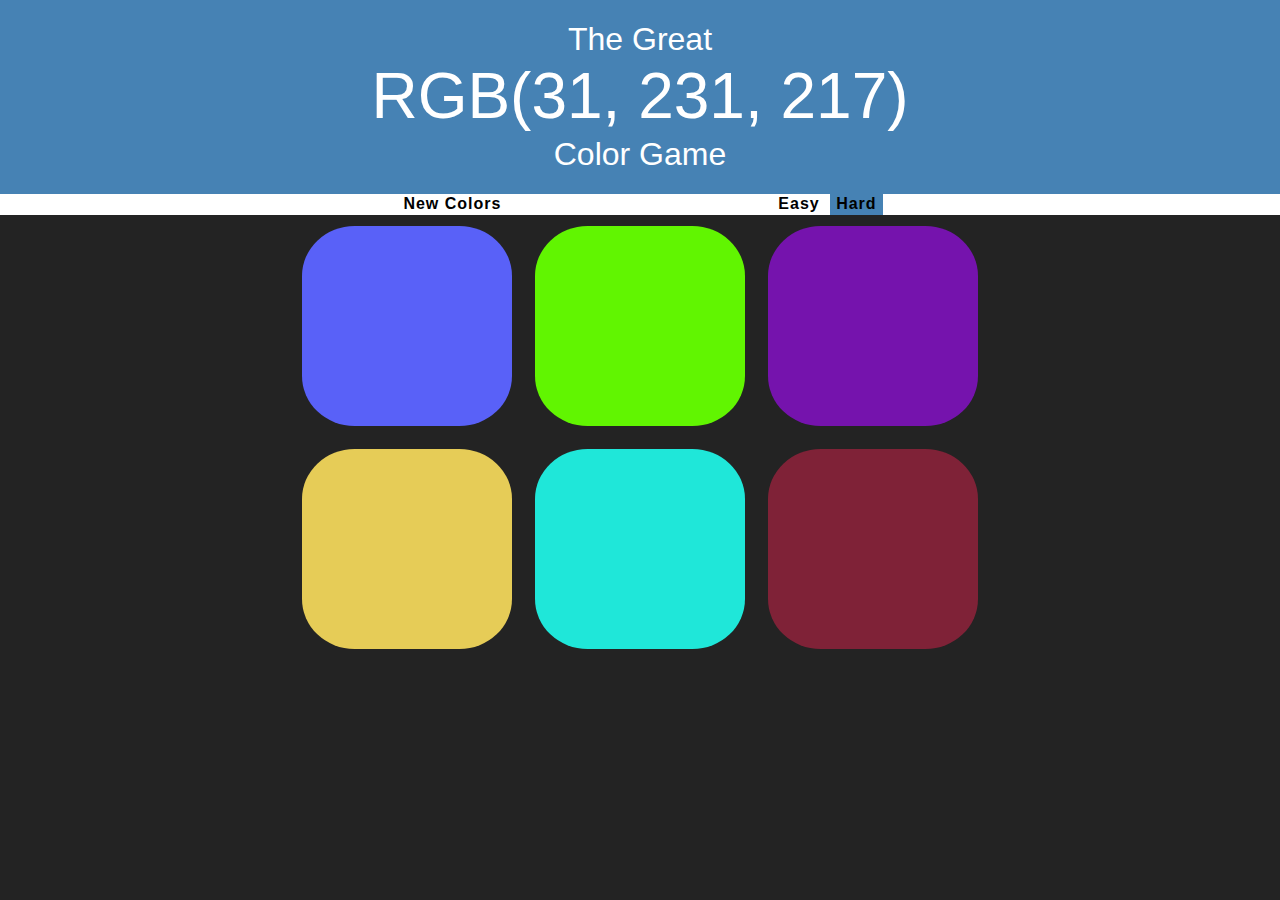
<file: projects/color_game_jquery/color_game.html>
<!DOCTYPE html>
<html>
<head>
	<script src="https://ajax.googleapis.com/ajax/libs/jquery/3.4.0/jquery.min.js"></script>
	<link rel="stylesheet" type="text/css" href="style.css">
	<title>Color-Game</title>
</head>
<body>

	<h1>The Great 
		<br>
		<span id="rgb_color">rgb(0, 255, 255)</span>
		<br>
		 Color Game</h1>

	<div id="stripe">
		<button id="btnReset">New Colors</button>
		<span id="message"></span>
		<button id="btnEasy" class="buttons">Easy</button>
		<button id="btnHard" class="selected buttons">Hard</button>
	</div>

	<div id="container">
		<div class="square"></div>
		<div class="square"></div>
		<div class="square"></div>
		<div class="square"></div>
		<div class="square"></div>
		<div class="square"></div>
	</div>
	<script type="text/javascript" src="color_game.js"></script>
</body>
</html>
</file>
<file: projects/to_do_list_project/assets/css/todos.css>
body {
	font-family: 'Roboto', sans-serif;
	background: #43cea2;  /* fallback for old browsers */
	background: -webkit-linear-gradient(to right, #185a9d, #43cea2);  /* Chrome 10-25, Safari 5.1-6 */
	background: linear-gradient(to right, #185a9d, #43cea2); /* W3C, IE 10+/ Edge, Firefox 16+, Chrome 26+, Opera 12+, Safari 7+ */
}

.fa-plus {
	float: right;
}

li {
	background: white;
	height: 40px;
	line-height: 40px;
}

li:nth-child(2n){
	background: #f7f7f7;
}

input {
	font-size: 18px;
	color: #2980b9;
	background-color: #f7f7f7;
	width: 100%;
	padding: 13px 13px 13px 20px;
	box-sizing: border-box;
	border: 3px solid rgba(0, 0, 0, 0);
}

input:focus{
	background: white;
	border: 3px solid #2980b9;
	outline: none;
}

h1 {
	background: #2980b9;
	color: white;
	margin: 0;
	padding: 10px 20px;
	text-transform: uppercase;
	font-size: 24px;
	font-weight: normal;
}

ul {
	list-style: none;
	margin: 0;
	padding: 0;
}

#container {
	width: 360px;
	margin: 100px auto;
	background: #f7f7f7;
	box-shadow: 0 0 3px rgba(0,0,0, 0.1);
}

.completed {
	color: gray;
	text-decoration: line-through;
}

span {
	background: #e74c3c;
	margin-right: 20px;
	width:0;
	height: 40px;
	text-align: center;
	color: white;
	display: inline-block;
	transition: 0.2s linear;
	opacity: 0;
}

li:hover span {
	width: 40px;
	opacity: 1.0;
}
</file>
<file: portfolio resources/easy-pie-chart-master/demo/style.css>
html,
body {
  padding: 0;
  margin: 0;
}
body {
  -webkit-font-smoothing: antialiased;
  text-align: center;
  font: 18px / 1.4 'Helvetica', 'Arial', sans-serif;
  padding-top: 60px;
}
ul {
  position: fixed;
  top: 0;
  left: 0;
  right: 0;
  margin: 0;
  padding: 0;
  height: 60px;
  background: #cccccc;
  font-size: 0;
  line-height: 0;
  letter-spacing: -0.3em;
}
li {
  position: relative;
  display: inline-block;
  vertical-align: top;
  width: 25%;
  text-align: center;
  font-size: 18px;
  line-height: 60px;
  letter-spacing: normal;
}
li a {
  display: block;
  color: #ffffff;
  text-decoration: none;
  text-transform: uppercase;
  white-space: nowrap;
}
li a:hover,
li a.active {
  background: #333333;
  color: #ffffff;
}
li a.active:after {
  content: '';
  position: absolute;
  top: 100%;
  left: 50%;
  margin-left: -10px;
  border: 10px solid;
  border-color: transparent;
  border-top-color: #333333;
}
.chart {
  position: relative;
  display: inline-block;
  width: 110px;
  height: 110px;
  margin-top: 50px;
  margin-bottom: 50px;
  text-align: center;
}
.chart canvas {
  position: absolute;
  top: 0;
  left: 0;
}
.percent {
  display: inline-block;
  line-height: 110px;
  z-index: 2;
}
.percent:after {
  content: '%';
  margin-left: 0.1em;
  font-size: .8em;
}
.angular {
  margin-top: 100px;
}
.angular .chart {
  margin-top: 0;
}
input {
  display: block;
  margin: auto;
  margin-bottom: 3em;
}
.btn {
  display: block;
  width: 200px;
  margin: 0 auto;
  padding: 10px 20px;
  background: #cccccc;
  color: #ffffff;
  text-transform: uppercase;
  cursor: pointer;
  font-size: 0.8em;
  -moz-box-sizing: border-box;
  box-sizing: border-box;
}
.btn:hover {
  background: #333333;
  color: #ffffff;
}
.span6 {
  float: left;
  width: 50%;
}
@media only screen and (max-width: 600px) {
  li {
    font-size: 14.4px;
  }
}
@media only screen and (max-width: 430px) {
  .span6 {
    float: none;
    width: 100%;
  }
  body {
    padding-top: 0;
  }
  ul {
    height: auto;
    position: static;
  }
  li {
    display: block;
    width: 100%;
  }
  li a {
    white-space: normal;
  }
  a.active:after {
    display: none;
  }
}
</file>
<file: portfolio resources/superslides-0.6-stable/dist/stylesheets/superslides.css>
#slides {
  position: relative;
}
#slides .slides-container {
  display: none;
}
#slides .scrollable {
  *zoom: 1;
  position: relative;
  top: 0;
  left: 0;
  overflow-y: auto;
  -webkit-overflow-scrolling: touch;
  height: 100%;
}
#slides .scrollable:after {
  content: "";
  display: table;
  clear: both;
}

.slides-navigation {
  margin: 0 auto;
  position: absolute;
  z-index: 3;
  top: 46%;
  width: 100%;
}
.slides-navigation a {
  position: absolute;
  display: block;
}
.slides-navigation a.prev {
  left: 0;
}
.slides-navigation a.next {
  right: 0;
}

.slides-pagination {
  position: absolute;
  z-index: 3;
  bottom: 0;
  text-align: center;
  width: 100%;
}
.slides-pagination a {
  border: 2px solid #222;
  border-radius: 15px;
  width: 10px;
  height: 10px;
  display: -moz-inline-stack;
  display: inline-block;
  vertical-align: middle;
  *vertical-align: auto;
  zoom: 1;
  *display: inline;
  background-image: url("[data-uri]");
  margin: 2px;
  overflow: hidden;
  text-indent: -100%;
}
.slides-pagination a.current {
  background: #222;
}
</file>
<file: portfolio resources/typed.js-master/docs/assets/bass.css>
/*! Basscss | http://basscss.com | MIT License */

.h1{ font-size: 2rem }
.h2{ font-size: 1.5rem }
.h3{ font-size: 1.25rem }
.h4{ font-size: 1rem }
.h5{ font-size: .875rem }
.h6{ font-size: .75rem }

.font-family-inherit{ font-family:inherit }
.font-size-inherit{ font-size:inherit }
.text-decoration-none{ text-decoration:none }

.bold{ font-weight: bold; font-weight: bold }
.regular{ font-weight:normal }
.italic{ font-style:italic }
.caps{ text-transform:uppercase; letter-spacing: .2em; }

.left-align{ text-align:left }
.center{ text-align:center }
.right-align{ text-align:right }
.justify{ text-align:justify }

.nowrap{ white-space:nowrap }
.break-word{ word-wrap:break-word }

.line-height-1{ line-height: 1 }
.line-height-2{ line-height: 1.125 }
.line-height-3{ line-height: 1.25 }
.line-height-4{ line-height: 1.5 }

.list-style-none{ list-style:none }
.underline{ text-decoration:underline }

.truncate{
  max-width:100%;
  overflow:hidden;
  text-overflow:ellipsis;
  white-space:nowrap;
}

.list-reset{
  list-style:none;
  padding-left:0;
}

.inline{ display:inline }
.block{ display:block }
.inline-block{ display:inline-block }
.table{ display:table }
.table-cell{ display:table-cell }

.overflow-hidden{ overflow:hidden }
.overflow-scroll{ overflow:scroll }
.overflow-auto{ overflow:auto }

.clearfix:before,
.clearfix:after{
  content:" ";
  display:table
}
.clearfix:after{ clear:both }

.left{ float:left }
.right{ float:right }

.fit{ max-width:100% }

.max-width-1{ max-width: 24rem }
.max-width-2{ max-width: 32rem }
.max-width-3{ max-width: 48rem }
.max-width-4{ max-width: 64rem }

.border-box{ box-sizing:border-box }

.align-baseline{ vertical-align:baseline }
.align-top{ vertical-align:top }
.align-middle{ vertical-align:middle }
.align-bottom{ vertical-align:bottom }

.m0{ margin:0 }
.mt0{ margin-top:0 }
.mr0{ margin-right:0 }
.mb0{ margin-bottom:0 }
.ml0{ margin-left:0 }
.mx0{ margin-left:0; margin-right:0 }
.my0{ margin-top:0; margin-bottom:0 }

.m1{ margin: .5rem }
.mt1{ margin-top: .5rem }
.mr1{ margin-right: .5rem }
.mb1{ margin-bottom: .5rem }
.ml1{ margin-left: .5rem }
.mx1{ margin-left: .5rem; margin-right: .5rem }
.my1{ margin-top: .5rem; margin-bottom: .5rem }

.m2{ margin: 1rem }
.mt2{ margin-top: 1rem }
.mr2{ margin-right: 1rem }
.mb2{ margin-bottom: 1rem }
.ml2{ margin-left: 1rem }
.mx2{ margin-left: 1rem; margin-right: 1rem }
.my2{ margin-top: 1rem; margin-bottom: 1rem }

.m3{ margin: 2rem }
.mt3{ margin-top: 2rem }
.mr3{ margin-right: 2rem }
.mb3{ margin-bottom: 2rem }
.ml3{ margin-left: 2rem }
.mx3{ margin-left: 2rem; margin-right: 2rem }
.my3{ margin-top: 2rem; margin-bottom: 2rem }

.m4{ margin: 4rem }
.mt4{ margin-top: 4rem }
.mr4{ margin-right: 4rem }
.mb4{ margin-bottom: 4rem }
.ml4{ margin-left: 4rem }
.mx4{ margin-left: 4rem; margin-right: 4rem }
.my4{ margin-top: 4rem; margin-bottom: 4rem }

.mxn1{ margin-left: -.5rem; margin-right: -.5rem; }
.mxn2{ margin-left: -1rem; margin-right: -1rem; }
.mxn3{ margin-left: -2rem; margin-right: -2rem; }
.mxn4{ margin-left: -4rem; margin-right: -4rem; }

.ml-auto{ margin-left:auto }
.mr-auto{ margin-right:auto }
.mx-auto{ margin-left:auto; margin-right:auto; }

.p0{ padding:0 }
.pt0{ padding-top:0 }
.pr0{ padding-right:0 }
.pb0{ padding-bottom:0 }
.pl0{ padding-left:0 }
.px0{ padding-left:0; padding-right:0 }
.py0{ padding-top:0;  padding-bottom:0 }

.p1{ padding: .5rem }
.pt1{ padding-top: .5rem }
.pr1{ padding-right: .5rem }
.pb1{ padding-bottom: .5rem }
.pl1{ padding-left: .5rem }
.py1{ padding-top: .5rem; padding-bottom: .5rem }
.px1{ padding-left: .5rem; padding-right: .5rem }

.p2{ padding: 1rem }
.pt2{ padding-top: 1rem }
.pr2{ padding-right: 1rem }
.pb2{ padding-bottom: 1rem }
.pl2{ padding-left: 1rem }
.py2{ padding-top: 1rem; padding-bottom: 1rem }
.px2{ padding-left: 1rem; padding-right: 1rem }

.p3{ padding: 2rem }
.pt3{ padding-top: 2rem }
.pr3{ padding-right: 2rem }
.pb3{ padding-bottom: 2rem }
.pl3{ padding-left: 2rem }
.py3{ padding-top: 2rem; padding-bottom: 2rem }
.px3{ padding-left: 2rem; padding-right: 2rem }

.p4{ padding: 4rem }
.pt4{ padding-top: 4rem }
.pr4{ padding-right: 4rem }
.pb4{ padding-bottom: 4rem }
.pl4{ padding-left: 4rem }
.py4{ padding-top: 4rem; padding-bottom: 4rem }
.px4{ padding-left: 4rem; padding-right: 4rem }

.col{
  float:left;
  box-sizing:border-box;
}

.col-right{
  float:right;
  box-sizing:border-box;
}

.col-1{
  width:8.33333%;
}

.col-2{
  width:16.66667%;
}

.col-3{
  width:25%;
}

.col-4{
  width:33.33333%;
}

.col-5{
  width:41.66667%;
}

.col-6{
  width:50%;
}

.col-7{
  width:58.33333%;
}

.col-8{
  width:66.66667%;
}

.col-9{
  width:75%;
}

.col-10{
  width:83.33333%;
}

.col-11{
  width:91.66667%;
}

.col-12{
  width:100%;
}
@media (min-width: 40em){

  .sm-col{
    float:left;
    box-sizing:border-box;
  }

  .sm-col-right{
    float:right;
    box-sizing:border-box;
  }

  .sm-col-1{
    width:8.33333%;
  }

  .sm-col-2{
    width:16.66667%;
  }

  .sm-col-3{
    width:25%;
  }

  .sm-col-4{
    width:33.33333%;
  }

  .sm-col-5{
    width:41.66667%;
  }

  .sm-col-6{
    width:50%;
  }

  .sm-col-7{
    width:58.33333%;
  }

  .sm-col-8{
    width:66.66667%;
  }

  .sm-col-9{
    width:75%;
  }

  .sm-col-10{
    width:83.33333%;
  }

  .sm-col-11{
    width:91.66667%;
  }

  .sm-col-12{
    width:100%;
  }

}
@media (min-width: 52em){

  .md-col{
    float:left;
    box-sizing:border-box;
  }

  .md-col-right{
    float:right;
    box-sizing:border-box;
  }

  .md-col-1{
    width:8.33333%;
  }

  .md-col-2{
    width:16.66667%;
  }

  .md-col-3{
    width:25%;
  }

  .md-col-4{
    width:33.33333%;
  }

  .md-col-5{
    width:41.66667%;
  }

  .md-col-6{
    width:50%;
  }

  .md-col-7{
    width:58.33333%;
  }

  .md-col-8{
    width:66.66667%;
  }

  .md-col-9{
    width:75%;
  }

  .md-col-10{
    width:83.33333%;
  }

  .md-col-11{
    width:91.66667%;
  }

  .md-col-12{
    width:100%;
  }

}
@media (min-width: 64em){

  .lg-col{
    float:left;
    box-sizing:border-box;
  }

  .lg-col-right{
    float:right;
    box-sizing:border-box;
  }

  .lg-col-1{
    width:8.33333%;
  }

  .lg-col-2{
    width:16.66667%;
  }

  .lg-col-3{
    width:25%;
  }

  .lg-col-4{
    width:33.33333%;
  }

  .lg-col-5{
    width:41.66667%;
  }

  .lg-col-6{
    width:50%;
  }

  .lg-col-7{
    width:58.33333%;
  }

  .lg-col-8{
    width:66.66667%;
  }

  .lg-col-9{
    width:75%;
  }

  .lg-col-10{
    width:83.33333%;
  }

  .lg-col-11{
    width:91.66667%;
  }

  .lg-col-12{
    width:100%;
  }

}
.flex{ display:-webkit-box; display:-webkit-flex; display:-ms-flexbox; display:flex }

@media (min-width: 40em){
  .sm-flex{ display:-webkit-box; display:-webkit-flex; display:-ms-flexbox; display:flex }
}

@media (min-width: 52em){
  .md-flex{ display:-webkit-box; display:-webkit-flex; display:-ms-flexbox; display:flex }
}

@media (min-width: 64em){
  .lg-flex{ display:-webkit-box; display:-webkit-flex; display:-ms-flexbox; display:flex }
}

.flex-column{ -webkit-box-orient:vertical; -webkit-box-direction:normal; -webkit-flex-direction:column; -ms-flex-direction:column; flex-direction:column }
.flex-wrap{ -webkit-flex-wrap:wrap; -ms-flex-wrap:wrap; flex-wrap:wrap }

.items-start{ -webkit-box-align:start; -webkit-align-items:flex-start; -ms-flex-align:start; -ms-grid-row-align:flex-start; align-items:flex-start }
.items-end{ -webkit-box-align:end; -webkit-align-items:flex-end; -ms-flex-align:end; -ms-grid-row-align:flex-end; align-items:flex-end }
.items-center{ -webkit-box-align:center; -webkit-align-items:center; -ms-flex-align:center; -ms-grid-row-align:center; align-items:center }
.items-baseline{ -webkit-box-align:baseline; -webkit-align-items:baseline; -ms-flex-align:baseline; -ms-grid-row-align:baseline; align-items:baseline }
.items-stretch{ -webkit-box-align:stretch; -webkit-align-items:stretch; -ms-flex-align:stretch; -ms-grid-row-align:stretch; align-items:stretch }

.self-start{ -webkit-align-self:flex-start; -ms-flex-item-align:start; align-self:flex-start }
.self-end{ -webkit-align-self:flex-end; -ms-flex-item-align:end; align-self:flex-end }
.self-center{ -webkit-align-self:center; -ms-flex-item-align:center; align-self:center }
.self-baseline{ -webkit-align-self:baseline; -ms-flex-item-align:baseline; align-self:baseline }
.self-stretch{ -webkit-align-self:stretch; -ms-flex-item-align:stretch; align-self:stretch }

.justify-start{ -webkit-box-pack:start; -webkit-justify-content:flex-start; -ms-flex-pack:start; justify-content:flex-start }
.justify-end{ -webkit-box-pack:end; -webkit-justify-content:flex-end; -ms-flex-pack:end; justify-content:flex-end }
.justify-center{ -webkit-box-pack:center; -webkit-justify-content:center; -ms-flex-pack:center; justify-content:center }
.justify-between{ -webkit-box-pack:justify; -webkit-justify-content:space-between; -ms-flex-pack:justify; justify-content:space-between }
.justify-around{ -webkit-justify-content:space-around; -ms-flex-pack:distribute; justify-content:space-around }

.content-start{ -webkit-align-content:flex-start; -ms-flex-line-pack:start; align-content:flex-start }
.content-end{ -webkit-align-content:flex-end; -ms-flex-line-pack:end; align-content:flex-end }
.content-center{ -webkit-align-content:center; -ms-flex-line-pack:center; align-content:center }
.content-between{ -webkit-align-content:space-between; -ms-flex-line-pack:justify; align-content:space-between }
.content-around{ -webkit-align-content:space-around; -ms-flex-line-pack:distribute; align-content:space-around }
.content-stretch{ -webkit-align-content:stretch; -ms-flex-line-pack:stretch; align-content:stretch }
.flex-auto{
  -webkit-box-flex:1;
  -webkit-flex:1 1 auto;
      -ms-flex:1 1 auto;
          flex:1 1 auto;
  min-width:0;
  min-height:0;
}
.flex-none{ -webkit-box-flex:0; -webkit-flex:none; -ms-flex:none; flex:none }

.order-0{ -webkit-box-ordinal-group:1; -webkit-order:0; -ms-flex-order:0; order:0 }
.order-1{ -webkit-box-ordinal-group:2; -webkit-order:1; -ms-flex-order:1; order:1 }
.order-2{ -webkit-box-ordinal-group:3; -webkit-order:2; -ms-flex-order:2; order:2 }
.order-3{ -webkit-box-ordinal-group:4; -webkit-order:3; -ms-flex-order:3; order:3 }
.order-last{ -webkit-box-ordinal-group:100000; -webkit-order:99999; -ms-flex-order:99999; order:99999 }

.relative{ position:relative }
.absolute{ position:absolute }
.fixed{ position:fixed }

.top-0{ top:0 }
.right-0{ right:0 }
.bottom-0{ bottom:0 }
.left-0{ left:0 }

.z1{ z-index: 1 }
.z2{ z-index: 2 }
.z3{ z-index: 3 }
.z4{ z-index: 4 }

.border{
  border-style:solid;
  border-width: 1px;
}

.border-top{
  border-top-style:solid;
  border-top-width: 1px;
}

.border-right{
  border-right-style:solid;
  border-right-width: 1px;
}

.border-bottom{
  border-bottom-style:solid;
  border-bottom-width: 1px;
}

.border-left{
  border-left-style:solid;
  border-left-width: 1px;
}

.border-none{ border:0 }

.rounded{ border-radius: 3px }
.circle{ border-radius:50% }

.rounded-top{ border-radius: 3px 3px 0 0 }
.rounded-right{ border-radius: 0 3px 3px 0 }
.rounded-bottom{ border-radius: 0 0 3px 3px }
.rounded-left{ border-radius: 3px 0 0 3px }

.not-rounded{ border-radius:0 }

.hide{
  position:absolute !important;
  height:1px;
  width:1px;
  overflow:hidden;
  clip:rect(1px, 1px, 1px, 1px);
}

@media (max-width: 40em){
  .xs-hide{ display:none !important }
}

@media (min-width: 40em) and (max-width: 52em){
  .sm-hide{ display:none !important }
}

@media (min-width: 52em) and (max-width: 64em){
  .md-hide{ display:none !important }
}

@media (min-width: 64em){
  .lg-hide{ display:none !important }
}

.display-none{ display:none !important }
</file>
<file: portfolio resources/typed.js-master/docs/assets/style.css>
.documentation {
  font-family: Helvetica, sans-serif;
  color: #666;
  line-height: 1.5;
  background: #f5f5f5;
}

.black {
  color: #666;
}

.bg-white {
  background-color: #fff;
}

h4 {
  margin: 20px 0 10px 0;
}

.documentation h3 {
  color: #000;
}

.border-bottom {
  border-color: #ddd;
}

a {
  color: #1184CE;
  text-decoration: none;
}

.documentation a[href]:hover {
  text-decoration: underline;
}

a:hover {
  cursor: pointer;
}

.py1-ul li {
  padding: 5px 0;
}

.max-height-100 {
  max-height: 100%;
}

section:target h3 {
  font-weight:700;
}

.documentation td,
.documentation th {
    padding: .25rem .25rem;
}

h1:hover .anchorjs-link,
h2:hover .anchorjs-link,
h3:hover .anchorjs-link,
h4:hover .anchorjs-link {
  opacity: 1;
}

.fix-3 {
  width: 25%;
  max-width: 244px;
}

.fix-3 {
  width: 25%;
  max-width: 244px;
}

@media (min-width: 52em) {
  .fix-margin-3 {
    margin-left: 25%;
  }
}

.pre, pre, code, .code {
  font-family: Source Code Pro,Menlo,Consolas,Liberation Mono,monospace;
  font-size: 14px;
}

.fill-light {
  background: #F9F9F9;
}

.width2 {
  width: 1rem;
}

.input {
  font-family: inherit;
  display: block;
  width: 100%;
  height: 2rem;
  padding: .5rem;
  margin-bottom: 1rem;
  border: 1px solid #ccc;
  font-size: .875rem;
  border-radius: 3px;
  box-sizing: border-box;
}

table {
  border-collapse: collapse;
}

.prose table th,
.prose table td {
  text-align: left;
  padding:8px;
  border:1px solid #ddd;
}

.prose table th:nth-child(1) { border-right: none; }
.prose table th:nth-child(2) { border-left: none; }

.prose table {
  border:1px solid #ddd;
}

.prose-big {
  font-size: 18px;
  line-height: 30px;
}

.quiet {
  opacity: 0.7;
}

.minishadow {
  box-shadow: 2px 2px 10px #f3f3f3;
}
</file>
<file: portfolio resources/typed.js-master/docs/assets/github.css>
/*

github.com style (c) Vasily Polovnyov <vast@whiteants.net>

*/

.hljs {
  display: block;
  overflow-x: auto;
  padding: 0.5em;
  color: #333;
  background: #f8f8f8;
  -webkit-text-size-adjust: none;
}

.hljs-comment,
.diff .hljs-header,
.hljs-javadoc {
  color: #998;
  font-style: italic;
}

.hljs-keyword,
.css .rule .hljs-keyword,
.hljs-winutils,
.nginx .hljs-title,
.hljs-subst,
.hljs-request,
.hljs-status {
  color: #1184CE;
}

.hljs-number,
.hljs-hexcolor,
.ruby .hljs-constant {
  color: #ed225d;
}

.hljs-string,
.hljs-tag .hljs-value,
.hljs-phpdoc,
.hljs-dartdoc,
.tex .hljs-formula {
  color: #ed225d;
}

.hljs-title,
.hljs-id,
.scss .hljs-preprocessor {
  color: #900;
  font-weight: bold;
}

.hljs-list .hljs-keyword,
.hljs-subst {
  font-weight: normal;
}

.hljs-class .hljs-title,
.hljs-type,
.vhdl .hljs-literal,
.tex .hljs-command {
  color: #458;
  font-weight: bold;
}

.hljs-tag,
.hljs-tag .hljs-title,
.hljs-rules .hljs-property,
.django .hljs-tag .hljs-keyword {
  color: #000080;
  font-weight: normal;
}

.hljs-attribute,
.hljs-variable,
.lisp .hljs-body {
  color: #008080;
}

.hljs-regexp {
  color: #009926;
}

.hljs-symbol,
.ruby .hljs-symbol .hljs-string,
.lisp .hljs-keyword,
.clojure .hljs-keyword,
.scheme .hljs-keyword,
.tex .hljs-special,
.hljs-prompt {
  color: #990073;
}

.hljs-built_in {
  color: #0086b3;
}

.hljs-preprocessor,
.hljs-pragma,
.hljs-pi,
.hljs-doctype,
.hljs-shebang,
.hljs-cdata {
  color: #999;
  font-weight: bold;
}

.hljs-deletion {
  background: #fdd;
}

.hljs-addition {
  background: #dfd;
}

.diff .hljs-change {
  background: #0086b3;
}

.hljs-chunk {
  color: #aaa;
}
</file>
<file: projects/color_game_jquery/style.css>
body {
	background: #232323;
	margin: 0;
	font-family: "Monserrat", "Avenir", sans-serif;
}

#container {
	max-width: 700px;
	margin: 0 auto;
}

.square {
	float: left;
	width: 30%;
	margin: 1.66%;
	background: yellow;
	padding-bottom: 200px;
	display: none;
	border-radius: 25%;

	transition: background 1s;
	/*원래는 여기다가 브라우저들마다 적용해야할 최적화 코드를 적는다*/
}

h1 {
	color: white;
	text-align: center;
	background: steelblue;
	margin: 0;
	font-weight: normal;
	padding: 20px 0;
	line-height: 1.2;
}

#message {
	color: black;
	width: 20%;
	display: inline-block;
}

#stripe {
	color: black;
	background: white;
	text-align: center;
	margin: 0;
}

.selected {
	background: steelblue;
	border-bottom: solid steelblue 1px;
}

#rgb_color {
	text-transform: uppercase;
	font-size: 200%;
}

button {
	background: none;
	outline: none;
	border: none;
	font-size: inherit;
	margin: 0;
	letter-spacing: 1px;
	font-weight: 700;
}


button:hover {
	background: steelblue;
	color: white;
	border-bottom: solid steelblue 1px;

	transition: all 0.5s;
}
</file>
